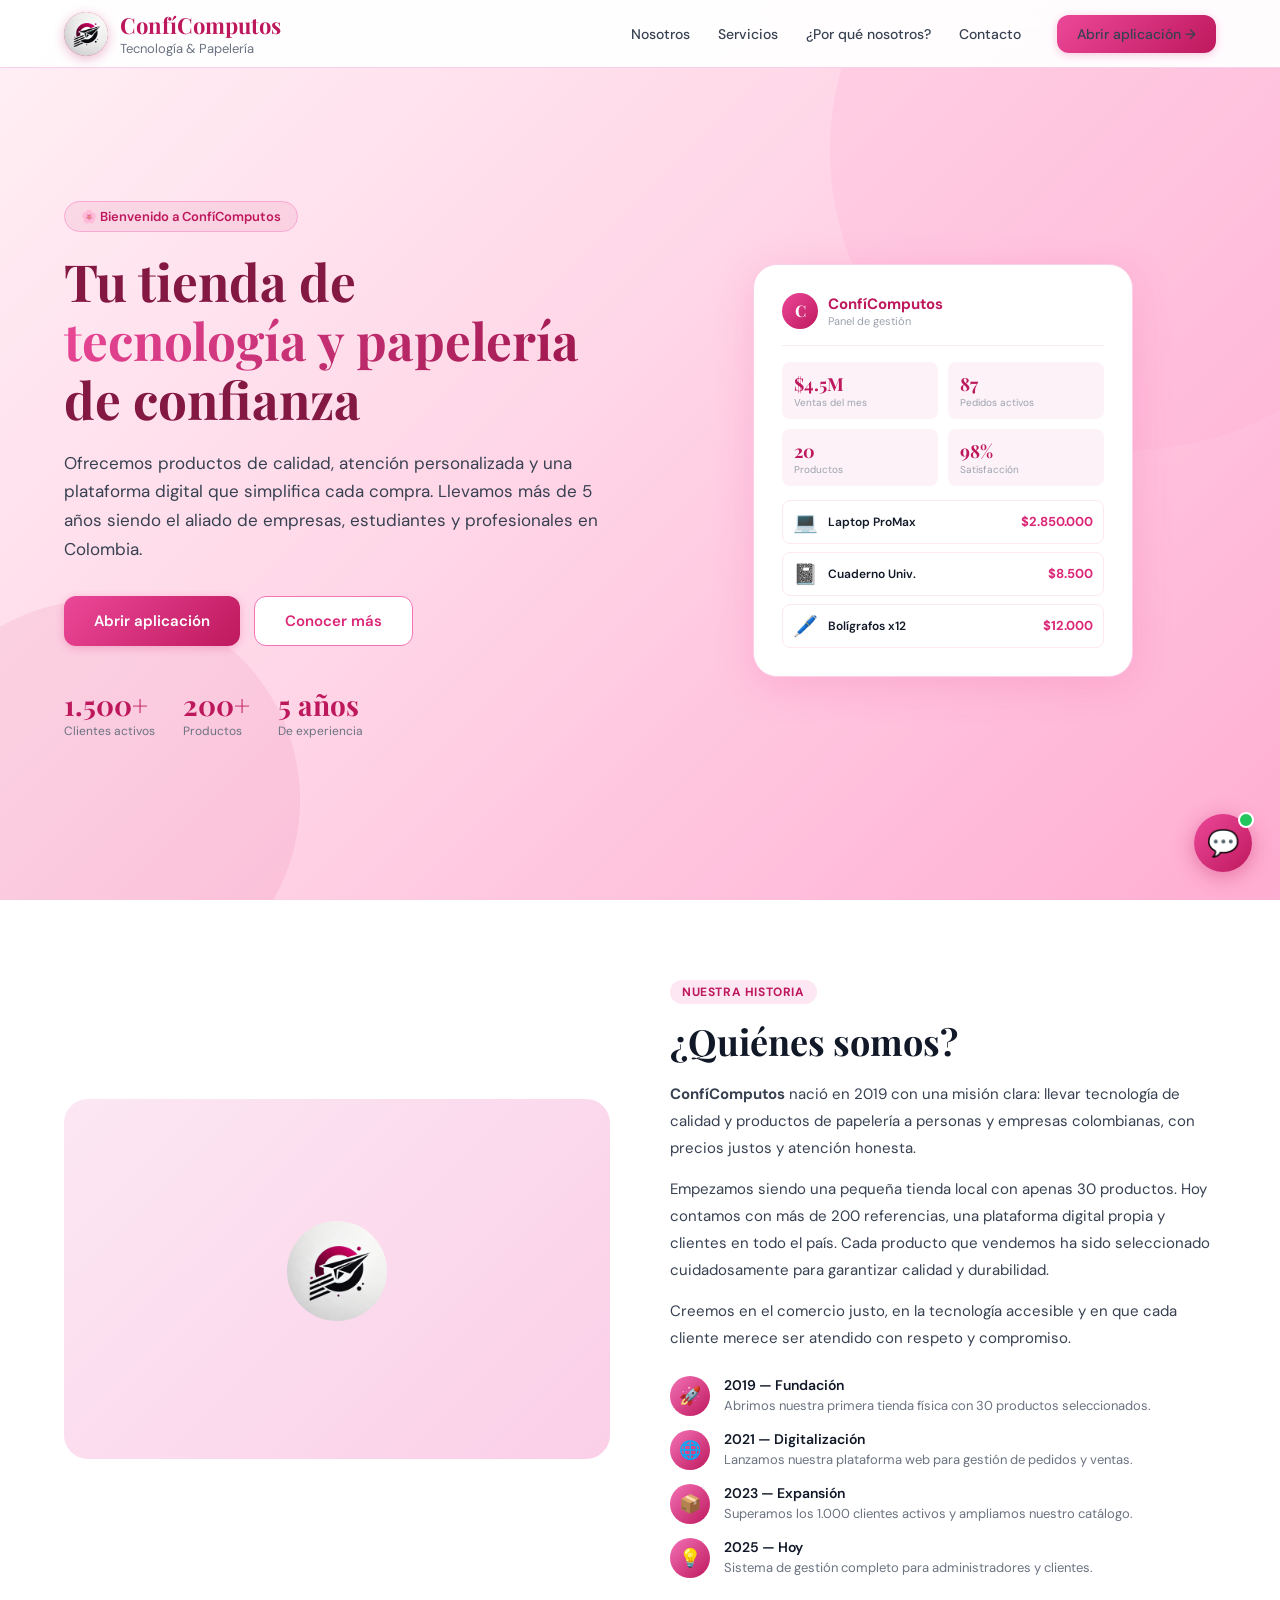
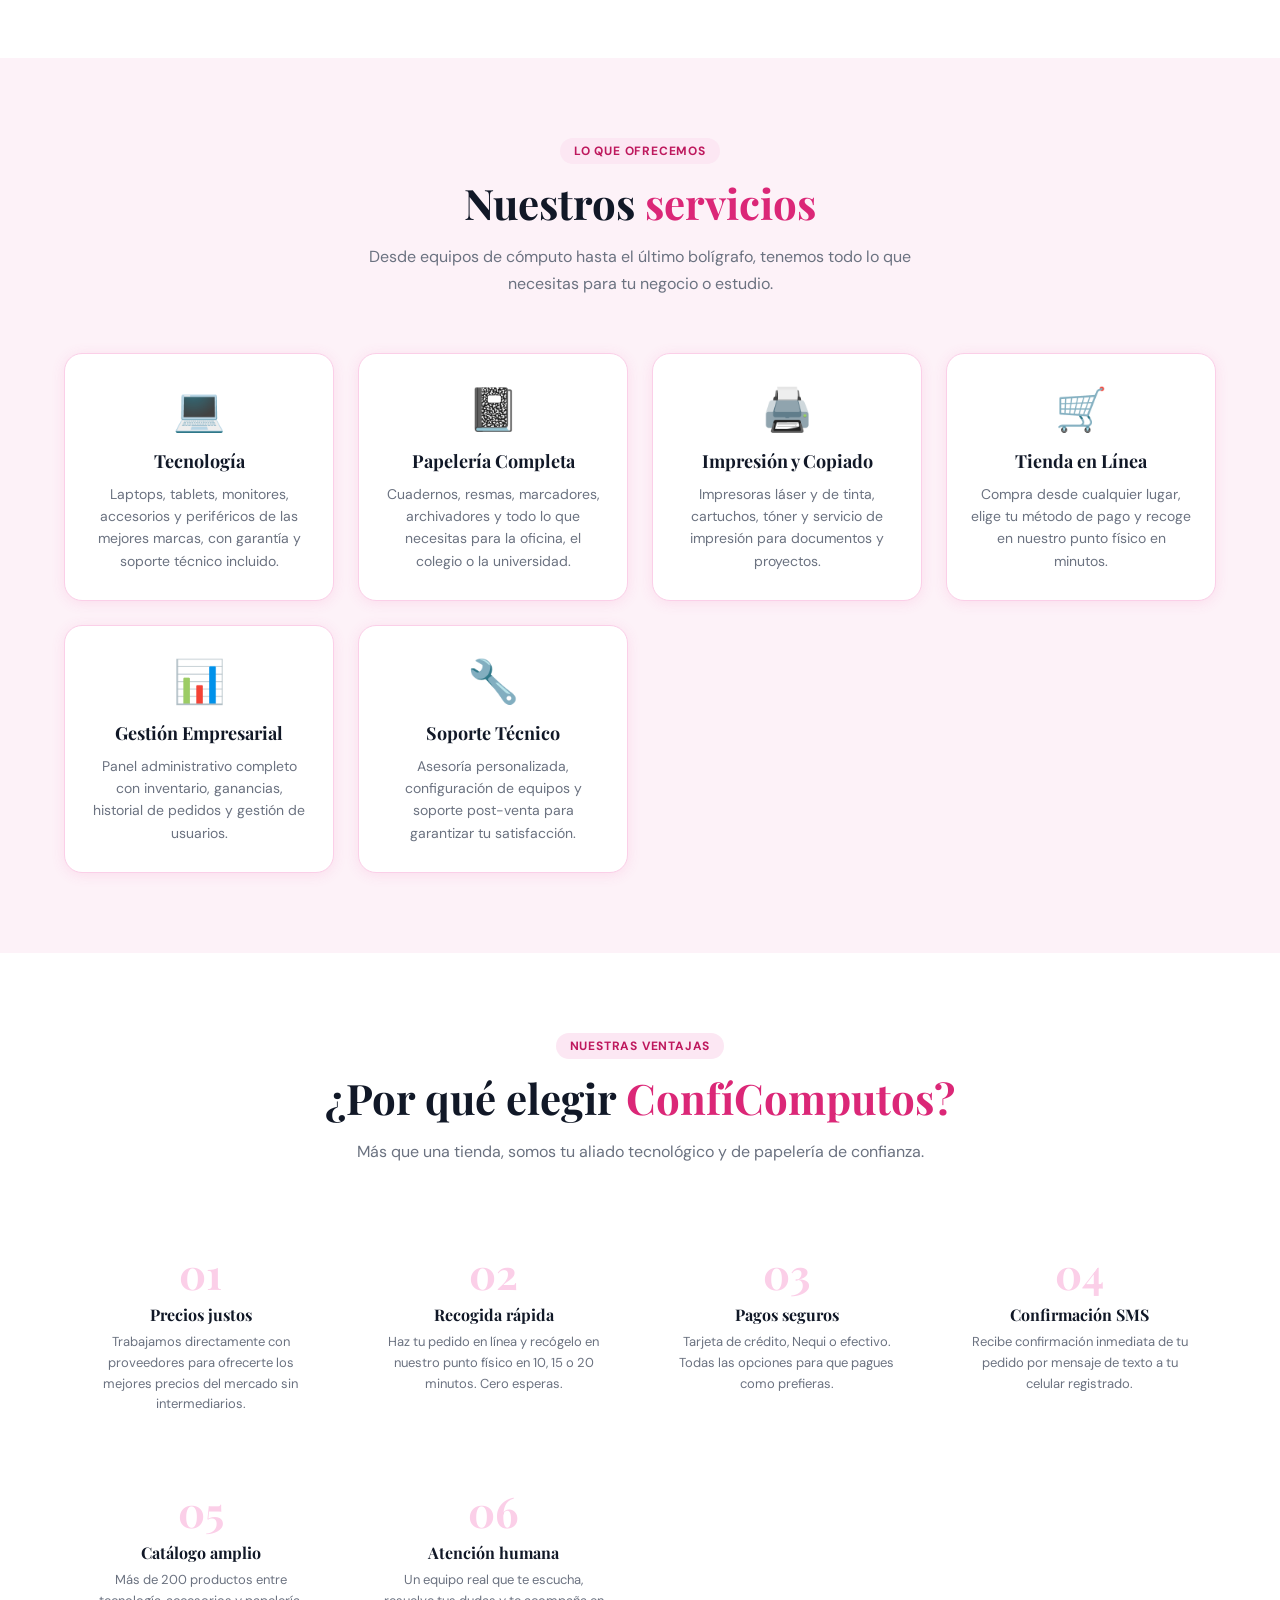
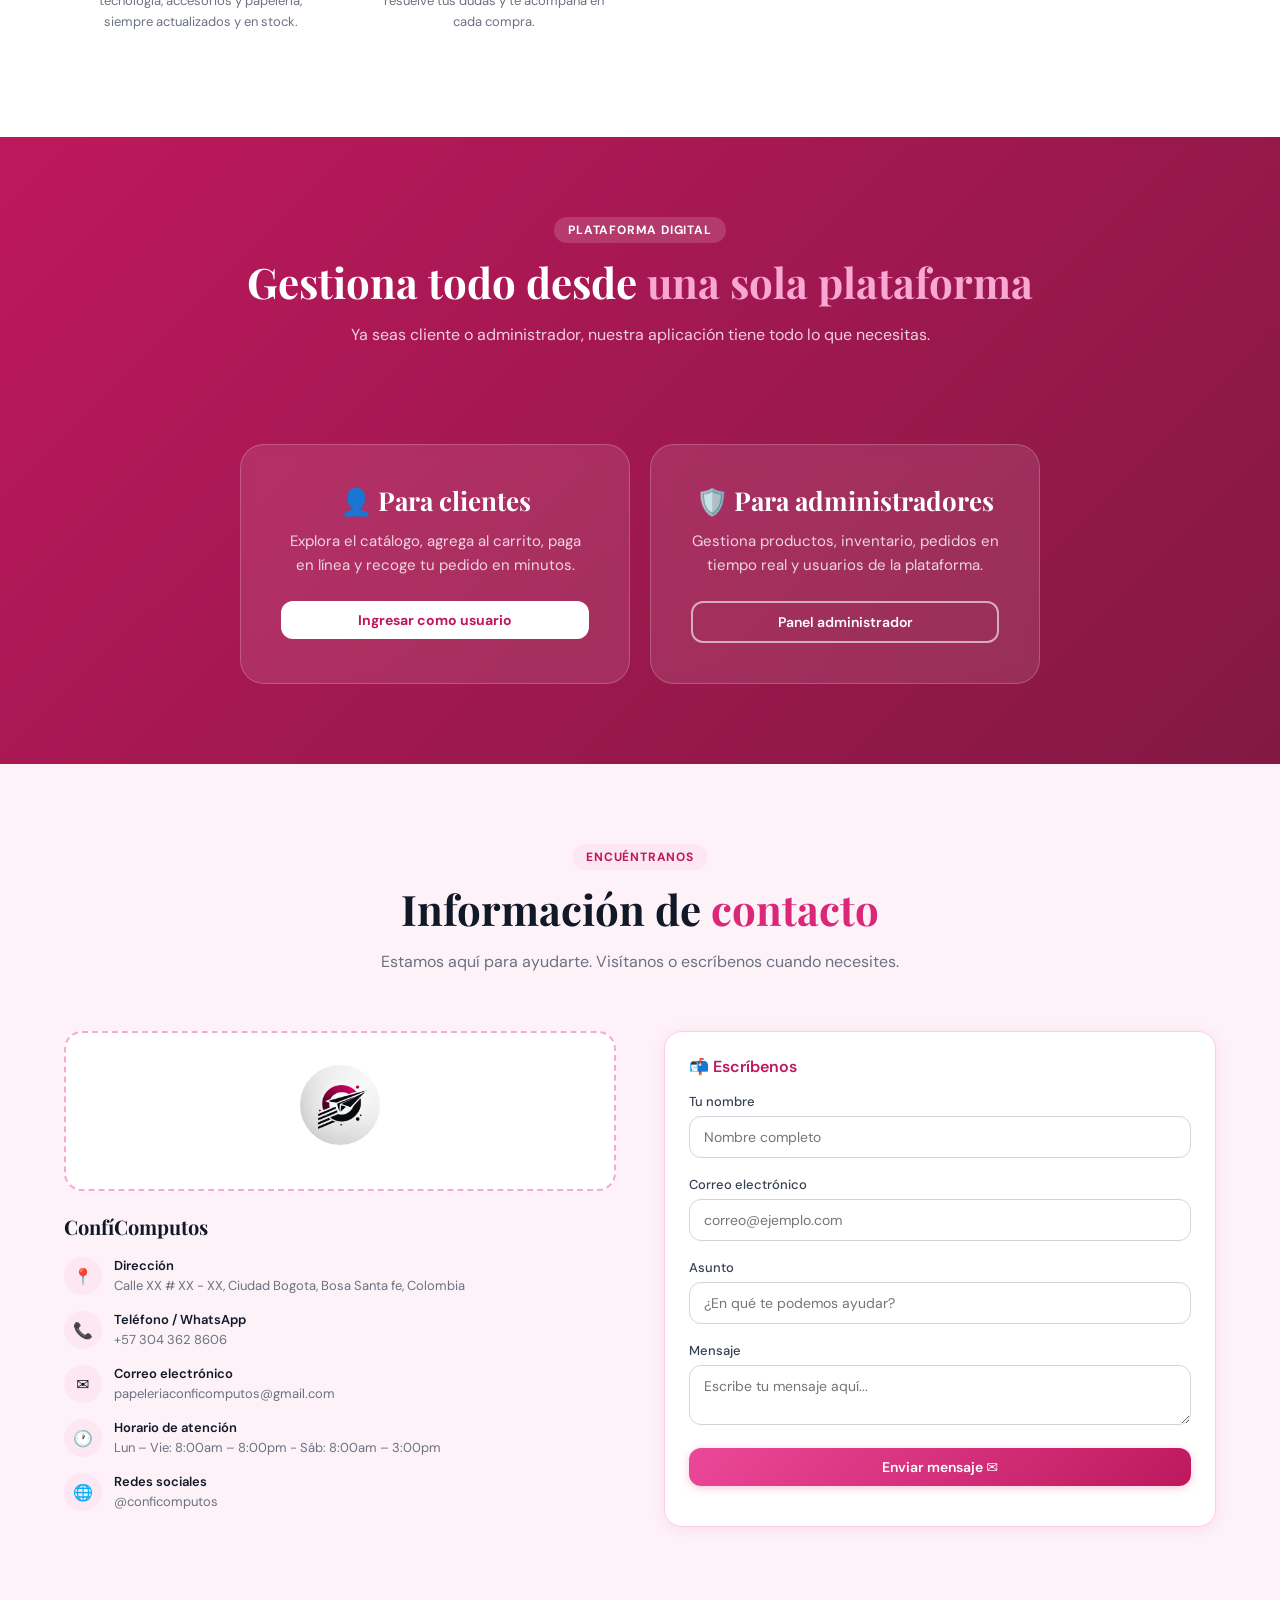
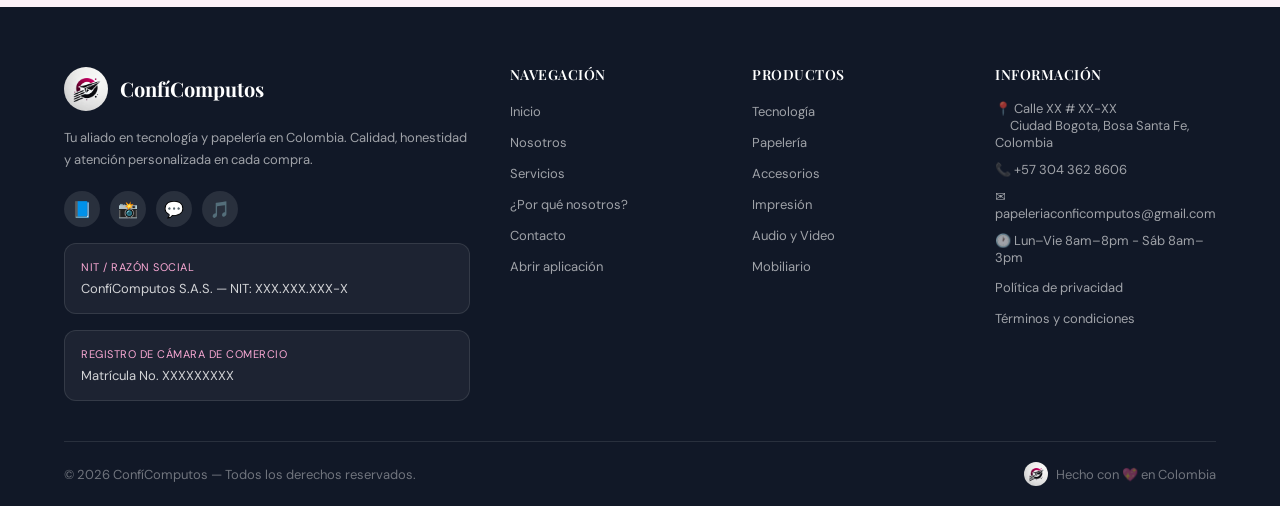
<file: index.html>
<!DOCTYPE html>
<html lang="es">
<head>
  <meta charset="UTF-8">
  <meta name="viewport" content="width=device-width, initial-scale=1.0">
  <title>ConfíComputos — Tecnología y Papelería para tu negocio</title>
  <meta name="description" content="ConfíComputos: tu aliado en tecnología, papelería y soluciones empresariales en Colombia.">
  <link rel="stylesheet" href="css/variables.css">
  <link rel="stylesheet" href="css/landing.css">
<style>
/* ══ CHATBOT ══ */
#chat-fab{position:fixed;bottom:28px;right:28px;z-index:1050;width:58px;height:58px;border-radius:50%;background:linear-gradient(135deg,#ec4899,#be185d);border:none;box-shadow:0 4px 20px rgba(190,24,93,.4);display:flex;align-items:center;justify-content:center;font-size:26px;cursor:pointer;transition:transform .2s}
#chat-fab:hover{transform:scale(1.1)}
.chat-notif{position:absolute;top:-2px;right:-2px;width:16px;height:16px;background:#22c55e;border-radius:50%;border:2px solid #fff;animation:pulse-dot 2s ease infinite}
@keyframes pulse-dot{0%,100%{transform:scale(1)}50%{transform:scale(1.3)}}
#chat-window{position:fixed;bottom:100px;right:28px;z-index:1049;width:340px;max-width:calc(100vw - 40px);background:#fff;border-radius:20px;box-shadow:0 8px 40px rgba(0,0,0,.18);display:none;flex-direction:column;overflow:hidden;border:1.5px solid #fbcfe8;animation:popIn .25s ease}
#chat-window.open{display:flex}
.chat-header{background:linear-gradient(135deg,#db2777,#9d174d);padding:14px 18px;display:flex;align-items:center;gap:10px}
.ch-avatar{width:40px;height:40px;border-radius:50%;background:rgba(255,255,255,.2);display:flex;align-items:center;justify-content:center;font-size:20px;flex-shrink:0}
.ch-name{font-weight:700;font-size:14px;color:#fff}.ch-status{font-size:11px;color:rgba(255,255,255,.75)}
.ch-close{margin-left:auto;background:none;border:none;color:#fff;font-size:20px;cursor:pointer;opacity:.75;padding:2px 6px}.ch-close:hover{opacity:1}
.chat-body{flex:1;overflow-y:auto;padding:14px;max-height:320px;background:#fafafa;display:flex;flex-direction:column;gap:10px}
.chat-msg{max-width:82%;padding:10px 14px;border-radius:16px;font-size:13px;line-height:1.55}
.chat-msg.bot{background:#fff;border:1px solid #fbcfe8;color:#111827;border-bottom-left-radius:4px;align-self:flex-start}
.chat-msg.user{background:linear-gradient(135deg,#ec4899,#be185d);color:#fff;border-bottom-right-radius:4px;align-self:flex-end}
.chat-msg .msg-time{font-size:10px;opacity:.6;margin-top:4px;text-align:right}
.chat-typing{display:flex;gap:4px;align-items:center;padding:10px 14px;background:#fff;border:1px solid #fbcfe8;border-radius:16px;border-bottom-left-radius:4px;align-self:flex-start;width:fit-content}
.chat-typing span{width:7px;height:7px;background:#f472b6;border-radius:50%;animation:blink 1.2s ease infinite}
.chat-typing span:nth-child(2){animation-delay:.2s}.chat-typing span:nth-child(3){animation-delay:.4s}
@keyframes blink{0%,100%{opacity:.3;transform:scale(.8)}50%{opacity:1;transform:scale(1)}}
.chat-footer{padding:10px;border-top:1px solid #fbcfe8;display:flex;gap:8px}
.chat-footer input{flex:1;border:1.5px solid #f9a8d4;border-radius:20px;padding:8px 14px;font-size:13px;outline:none;font-family:inherit;transition:border-color .2s}
.chat-footer input:focus{border-color:#ec4899}
.chat-footer button{width:36px;height:36px;border-radius:50%;background:linear-gradient(135deg,#ec4899,#be185d);border:none;color:#fff;font-size:16px;display:flex;align-items:center;justify-content:center;flex-shrink:0;cursor:pointer;transition:transform .15s}.chat-footer button:hover{transform:scale(1.1)}
.chat-options{display:flex;flex-wrap:wrap;gap:6px;margin-top:6px}
.chat-opt-btn{background:#fff0f5;border:1px solid #f9a8d4;border-radius:20px;padding:5px 12px;font-size:12px;color:#be185d;cursor:pointer;font-family:inherit;transition:background .15s}.chat-opt-btn:hover{background:#fce7f3}
@media(max-width:480px){#chat-window{width:calc(100vw - 32px);right:16px;bottom:80px}#chat-fab{right:16px;bottom:16px}}
</style>
</head>
<body>

<!-- ════════════════════════════════════════════════
     NAVBAR
════════════════════════════════════════════════ -->
<nav class="navbar" id="navbar">
  <div class="nav-brand">
    <div class="nav-logo-wrap">
      <img src="img/logo.jpeg" alt="ConfíComputos" class="nav-logo">
    </div>
    <div class="nav-brand-name">
      ConfíComputos
      <span>Tecnología &amp; Papelería</span>
    </div>
  </div>
  <div class="nav-spacer"></div>
  <div class="nav-links">
    <a href="#nosotros">Nosotros</a>
    <a href="#servicios">Servicios</a>
    <a href="#porque">¿Por qué nosotros?</a>
    <a href="#contacto">Contacto</a>
    <a href="app.html" class="btn btn-rosa nav-cta">Abrir aplicación →</a>
  </div>
  <button class="hamburger" id="hamburger" aria-label="Menú">
    <span></span><span></span><span></span>
  </button>
</nav>

<!-- Menú móvil -->
<div class="mobile-menu" id="mobile-menu">
  <a href="#nosotros">Nosotros</a>
  <a href="#servicios">Servicios</a>
  <a href="#porque">¿Por qué nosotros?</a>
  <a href="#contacto">Contacto</a>
  <a href="app.html" class="btn btn-rosa" style="margin-top:12px;justify-content:center">Abrir aplicación →</a>
</div>


<!-- ════════════════════════════════════════════════
     HERO
════════════════════════════════════════════════ -->
<section class="hero" id="inicio">
  <div class="hero-content">
    <div class="hero-text">
      <div class="hero-eyebrow">🌸 Bienvenido a ConfíComputos</div>
      <h1 class="hero-title">
        Tu tienda de<br>
        <span>tecnología y papelería</span><br>
        de confianza
      </h1>
      <p class="hero-desc">
        Ofrecemos productos de calidad, atención personalizada y una plataforma digital que simplifica cada compra. Llevamos más de 5 años siendo el aliado de empresas, estudiantes y profesionales en Colombia.
      </p>
      <div class="hero-actions">
        <a href="app.html" class="btn btn-rosa btn-lg">Abrir aplicación</a>
        <a href="#nosotros" class="btn btn-outline btn-lg">Conocer más</a>
      </div>
      <div class="hero-stats">
        <div class="hero-stat">
          <div class="num" data-target="1500" data-suffix="+">0+</div>
          <div class="lbl">Clientes activos</div>
        </div>
        <div class="hero-stat">
          <div class="num" data-target="200" data-suffix="+">0+</div>
          <div class="lbl">Productos</div>
        </div>
        <div class="hero-stat">
          <div class="num" data-target="5" data-suffix=" años">0 años</div>
          <div class="lbl">De experiencia</div>
        </div>
      </div>
    </div>

    <div class="hero-visual">
      <div class="hero-mockup">
        <div class="hm-header">
          <div class="hm-logo">C</div>
          <div><div class="hm-title">ConfíComputos</div><div class="hm-sub">Panel de gestión</div></div>
        </div>
        <div class="hm-stats">
          <div class="hm-stat"><div class="v">$4.5M</div><div class="l">Ventas del mes</div></div>
          <div class="hm-stat"><div class="v">87</div><div class="l">Pedidos activos</div></div>
          <div class="hm-stat"><div class="v">20</div><div class="l">Productos</div></div>
          <div class="hm-stat"><div class="v">98%</div><div class="l">Satisfacción</div></div>
        </div>
        <div class="hm-products">
          <div class="hm-prod"><span class="e">💻</span><span class="n">Laptop ProMax</span><span class="p">$2.850.000</span></div>
          <div class="hm-prod"><span class="e">📓</span><span class="n">Cuaderno Univ.</span><span class="p">$8.500</span></div>
          <div class="hm-prod"><span class="e">🖊️</span><span class="n">Bolígrafos x12</span><span class="p">$12.000</span></div>
        </div>
      </div>
    </div>
  </div>
</section>


<!-- ════════════════════════════════════════════════
     NOSOTROS
════════════════════════════════════════════════ -->
<section id="nosotros">
  <div class="section-wrap">
    <div class="nosotros-grid">
      <div class="nosotros-img">
        <div class="nosotros-img-placeholder">
          <!-- LOGO GRANDE: reemplaza con <img src="assets/img/logo.png"> -->
          <div class="logo-grande">
            <img src="img/logo.jpeg" alt="ConfíComputos" class="nav-logo">
          </div>
          
        </div>
      </div>
      <div class="nosotros-content">
        <div class="tag">Nuestra historia</div>
        <h2>¿Quiénes somos?</h2>
        <p>
          <strong>ConfíComputos</strong> nació en 2019 con una misión clara: llevar tecnología de calidad y productos de papelería a personas y empresas colombianas, con precios justos y atención honesta.
        </p>
        <p>
          Empezamos siendo una pequeña tienda local con apenas 30 productos. Hoy contamos con más de 200 referencias, una plataforma digital propia y clientes en todo el país. Cada producto que vendemos ha sido seleccionado cuidadosamente para garantizar calidad y durabilidad.
        </p>
        <p>
          Creemos en el comercio justo, en la tecnología accesible y en que cada cliente merece ser atendido con respeto y compromiso.
        </p>
        <div class="hitos">
          <div class="hito">
            <div class="hito-icon">🚀</div>
            <div class="hito-text">
              <strong>2019 — Fundación</strong>
              <span>Abrimos nuestra primera tienda física con 30 productos seleccionados.</span>
            </div>
          </div>
          <div class="hito">
            <div class="hito-icon">🌐</div>
            <div class="hito-text">
              <strong>2021 — Digitalización</strong>
              <span>Lanzamos nuestra plataforma web para gestión de pedidos y ventas.</span>
            </div>
          </div>
          <div class="hito">
            <div class="hito-icon">📦</div>
            <div class="hito-text">
              <strong>2023 — Expansión</strong>
              <span>Superamos los 1.000 clientes activos y ampliamos nuestro catálogo.</span>
            </div>
          </div>
          <div class="hito">
            <div class="hito-icon">💡</div>
            <div class="hito-text">
              <strong>2025 — Hoy</strong>
              <span>Sistema de gestión completo para administradores y clientes.</span>
            </div>
          </div>
        </div>
      </div>
    </div>
  </div>
</section>


<!-- ════════════════════════════════════════════════
     SERVICIOS
════════════════════════════════════════════════ -->
<section id="servicios">
  <div class="section-wrap">
    <div class="section-header">
      <div class="section-tag">Lo que ofrecemos</div>
      <h2 class="section-title">Nuestros <span>servicios</span></h2>
      <p class="section-desc">Desde equipos de cómputo hasta el último bolígrafo, tenemos todo lo que necesitas para tu negocio o estudio.</p>
    </div>
    <div class="servicios-grid">
      <div class="servicio-card">
        <div class="servicio-icon">💻</div>
        <h3>Tecnología</h3>
        <p>Laptops, tablets, monitores, accesorios y periféricos de las mejores marcas, con garantía y soporte técnico incluido.</p>
      </div>
      <div class="servicio-card">
        <div class="servicio-icon">📓</div>
        <h3>Papelería Completa</h3>
        <p>Cuadernos, resmas, marcadores, archivadores y todo lo que necesitas para la oficina, el colegio o la universidad.</p>
      </div>
      <div class="servicio-card">
        <div class="servicio-icon">🖨️</div>
        <h3>Impresión y Copiado</h3>
        <p>Impresoras láser y de tinta, cartuchos, tóner y servicio de impresión para documentos y proyectos.</p>
      </div>
      <div class="servicio-card">
        <div class="servicio-icon">🛒</div>
        <h3>Tienda en Línea</h3>
        <p>Compra desde cualquier lugar, elige tu método de pago y recoge en nuestro punto físico en minutos.</p>
      </div>
      <div class="servicio-card">
        <div class="servicio-icon">📊</div>
        <h3>Gestión Empresarial</h3>
        <p>Panel administrativo completo con inventario, ganancias, historial de pedidos y gestión de usuarios.</p>
      </div>
      <div class="servicio-card">
        <div class="servicio-icon">🔧</div>
        <h3>Soporte Técnico</h3>
        <p>Asesoría personalizada, configuración de equipos y soporte post-venta para garantizar tu satisfacción.</p>
      </div>
    </div>
  </div>
</section>


<!-- ════════════════════════════════════════════════
     POR QUÉ NOSOTROS
════════════════════════════════════════════════ -->
<section id="porque">
  <div class="section-wrap">
    <div class="section-header">
      <div class="section-tag">Nuestras ventajas</div>
      <h2 class="section-title">¿Por qué elegir <span>ConfíComputos?</span></h2>
      <p class="section-desc">Más que una tienda, somos tu aliado tecnológico y de papelería de confianza.</p>
    </div>
    <div class="porque-grid">
      <div class="porque-item">
        <div class="porque-num">01</div>
        <h4>Precios justos</h4>
        <p>Trabajamos directamente con proveedores para ofrecerte los mejores precios del mercado sin intermediarios.</p>
      </div>
      <div class="porque-item">
        <div class="porque-num">02</div>
        <h4>Recogida rápida</h4>
        <p>Haz tu pedido en línea y recógelo en nuestro punto físico en 10, 15 o 20 minutos. Cero esperas.</p>
      </div>
      <div class="porque-item">
        <div class="porque-num">03</div>
        <h4>Pagos seguros</h4>
        <p>Tarjeta de crédito, Nequi o efectivo. Todas las opciones para que pagues como prefieras.</p>
      </div>
      <div class="porque-item">
        <div class="porque-num">04</div>
        <h4>Confirmación SMS</h4>
        <p>Recibe confirmación inmediata de tu pedido por mensaje de texto a tu celular registrado.</p>
      </div>
      <div class="porque-item">
        <div class="porque-num">05</div>
        <h4>Catálogo amplio</h4>
        <p>Más de 200 productos entre tecnología, accesorios y papelería, siempre actualizados y en stock.</p>
      </div>
      <div class="porque-item">
        <div class="porque-num">06</div>
        <h4>Atención humana</h4>
        <p>Un equipo real que te escucha, resuelve tus dudas y te acompaña en cada compra.</p>
      </div>
    </div>
  </div>
</section>


<!-- ════════════════════════════════════════════════
     APP CTA
════════════════════════════════════════════════ -->
<section id="app-cta">
  <div class="section-wrap">
    <div class="section-header">
      <div class="section-tag" style="background:rgba(255,255,255,.15);color:#fff">Plataforma digital</div>
      <h2 class="section-title">Gestiona todo desde <span style="color:var(--rosa-300)">una sola plataforma</span></h2>
      <p class="section-desc">Ya seas cliente o administrador, nuestra aplicación tiene todo lo que necesitas.</p>
    </div>
    <div style="display:grid;grid-template-columns:1fr 1fr;gap:20px;max-width:800px;margin:0 auto">
      <div class="cta-card">
        <h3>👤 Para clientes</h3>
        <p>Explora el catálogo, agrega al carrito, paga en línea y recoge tu pedido en minutos.</p>
        <a href="app.html" class="btn btn-white btn-full">Ingresar como usuario</a>
      </div>
      <div class="cta-card">
        <h3>🛡️ Para administradores</h3>
        <p>Gestiona productos, inventario, pedidos en tiempo real y usuarios de la plataforma.</p>
        <a href="app.html" class="btn btn-white-outline btn-full">Panel administrador</a>
      </div>
    </div>
  </div>
</section>


<!-- ════════════════════════════════════════════════
     CONTACTO
════════════════════════════════════════════════ -->
<section id="contacto">
  <div class="section-wrap">
    <div class="section-header">
      <div class="section-tag">Encuéntranos</div>
      <h2 class="section-title">Información de <span>contacto</span></h2>
      <p class="section-desc">Estamos aquí para ayudarte. Visítanos o escríbenos cuando necesites.</p>
    </div>
    <div class="contacto-grid">
      <div>
        <div class="contacto-logo-wrap">
          
          <div class="logo-placeholder"><img src="img/logo.jpeg" alt="ConfíComputos" class="nav-logo"></div>
          
        </div>
        <h3 class="contacto-info" style="font-size:20px;color:var(--gris-900);margin-bottom:18px">ConfíComputos</h3>
        <!-- ═══ INFORMACIÓN DE CONTACTO — Completa estos datos ═══ -->
        <div class="contacto-item">
          <div class="c-icon">📍</div>
          <div class="c-item-text">
            <strong>Dirección</strong>
            <span>Calle XX # XX - XX, Ciudad Bogota, Bosa Santa fe, Colombia</span>
          </div>
        </div>
        <div class="contacto-item">
          <div class="c-icon">📞</div>
          <div class="c-item-text">
            <strong>Teléfono / WhatsApp</strong>
            <span>+57 304 362 8606</span>
          </div>
        </div>
        <div class="contacto-item">
          <div class="c-icon">✉️</div>
          <div class="c-item-text">
            <strong>Correo electrónico</strong>
            <span>papeleriaconficomputos@gmail.com</span>
          </div>
        </div>
        <div class="contacto-item">
          <div class="c-icon">🕐</div>
          <div class="c-item-text">
            <strong>Horario de atención</strong>
            <span>Lun – Vie: 8:00am – 8:00pm - Sáb: 8:00am – 3:00pm</span>
          </div>
        </div>
        <div class="contacto-item">
          <div class="c-icon">🌐</div>
          <div class="c-item-text">
            <strong>Redes sociales</strong>
            <span>@conficomputos</span>
          </div>
        </div>
      </div>
      <div>
        <div class="card" style="height:100%">
          <div class="card-title">📬 Escríbenos</div>
          <div class="form-group"><label>Tu nombre</label><input type="text" placeholder="Nombre completo"></div>
          <div class="form-group"><label>Correo electrónico</label><input type="email" placeholder="correo@ejemplo.com"></div>
          <div class="form-group"><label>Asunto</label><input type="text" placeholder="¿En qué te podemos ayudar?"></div>
          <div class="form-group"><label>Mensaje</label><textarea placeholder="Escribe tu mensaje aquí..."></textarea></div>
          <button class="btn btn-rosa btn-full">Enviar mensaje ✉️</button>
        </div>
      </div>
    </div>
  </div>
</section>


<!-- ════════════════════════════════════════════════
     FOOTER
════════════════════════════════════════════════ -->
<footer>
  <div class="footer-grid">
    <!-- Marca -->
    <div class="footer-brand">
      <div class="fb-logo">
        <div class="footer-logo-circle">
          <!-- LOGO FOOTER: reemplaza con <img src="assets/img/logo.png" alt="ConfíComputos"> -->
          <img src="img/logo.jpeg" alt="ConfíComputos" class="footer-logo">
        </div>
        <h3>ConfíComputos</h3>
      </div>
      <p>Tu aliado en tecnología y papelería en Colombia. Calidad, honestidad y atención personalizada en cada compra.</p>
      <div class="footer-social">
        <a href="#" class="social-btn" title="Facebook">📘</a>
        <a href="#" class="social-btn" title="Instagram">📸</a>
        <a href="#" class="social-btn" title="WhatsApp">💬</a>
        <a href="#" class="social-btn" title="TikTok">🎵</a>
      </div>
      <!-- Información legal / fiscal -->
      <div class="footer-info-block" style="margin-top:16px">
        <div class="fi-label">NIT / Razón social</div>
        <div class="fi-val">ConfíComputos S.A.S. — NIT: XXX.XXX.XXX-X</div>
      </div>
      <div class="footer-info-block">
        <div class="fi-label">Registro de Cámara de Comercio</div>
        <div class="fi-val">Matrícula No. XXXXXXXXX</div>
      </div>
    </div>

    <!-- Navegación -->
    <div class="footer-col">
      <h4>Navegación</h4>
      <ul>
        <li><a href="#inicio">Inicio</a></li>
        <li><a href="#nosotros">Nosotros</a></li>
        <li><a href="#servicios">Servicios</a></li>
        <li><a href="#porque">¿Por qué nosotros?</a></li>
        <li><a href="#contacto">Contacto</a></li>
        <li><a href="app.html">Abrir aplicación</a></li>
      </ul>
    </div>

    <!-- Productos -->
    <div class="footer-col">
      <h4>Productos</h4>
      <ul>
        <li><a href="app.html">Tecnología</a></li>
        <li><a href="app.html">Papelería</a></li>
        <li><a href="app.html">Accesorios</a></li>
        <li><a href="app.html">Impresión</a></li>
        <li><a href="app.html">Audio y Video</a></li>
        <li><a href="app.html">Mobiliario</a></li>
      </ul>
    </div>

    <!-- Información -->
    <div class="footer-col">
      <h4>Información</h4>
      <ul>
        <li><span>📍 Calle XX # XX-XX<br>&nbsp;&nbsp;&nbsp;&nbsp;&nbsp;Ciudad Bogota, Bosa Santa Fe, Colombia</span></li>
        <li><span>📞 +57 304 362 8606</span></li>
        <li><span>✉️ papeleriaconficomputos@gmail.com</span></li>
        <li><span>🕐 Lun–Vie 8am–8pm - Sáb 8am–3pm</span></li>
        <li><a href="#">Política de privacidad</a></li>
        <li><a href="#">Términos y condiciones</a></li>
      </ul>
    </div>
  </div>

  <div class="footer-bottom">
    <p>© <span id="current-year">2026</span> ConfíComputos — Todos los derechos reservados.</p>
    <div class="fb-logo-mini">
      <div class="footer-logo-mini"> <img src="img/logo.jpeg" alt="ConfíComputos" class="footer-logo"></div>
      Hecho con 💖 en Colombia
    </div>
  </div>
</footer>

<!-- Toast container -->
<div id="toast-container"></div>

<script src="js/landing.js"></script>

<!-- ══ CHATBOT CONFIBOT ══ -->
<button id="chat-fab" title="Chatea con ConfíBot">
  💬
  <div class="chat-notif"></div>
</button>
<div id="chat-window">
  <div class="chat-header">
    <div class="ch-avatar">🤖</div>
    <div>
      <div class="ch-name">ConfíBot</div>
      <div class="ch-status">● En línea · Responde al instante</div>
    </div>
    <button class="ch-close" id="chat-close" title="Cerrar">✕</button>
  </div>
  <div class="chat-body" id="chat-body"></div>
  <div class="chat-footer">
    <input id="chat-input" placeholder="Escribe tu pregunta..." autocomplete="off">
    <button id="chat-send" title="Enviar">➤</button>
  </div>
</div>

<script>
/* ══ CONFIBOT ══ */
(function(){
  const RESP = {
    saludo:    ['¡Hola! 👋 Soy **ConfíBot**, el asistente de ConfíComputos. ¿En qué te puedo ayudar hoy?','¡Bienvenido/a! 🌸 Estoy aquí para resolver tus dudas.'],
    productos: ['Tenemos más de 20 productos en tecnología 💻 y papelería 📓. ¡Explora el catálogo en nuestra aplicación!','Manejamos laptops, tablets, accesorios, cuadernos, bolígrafos y más. ¿Te interesa alguna categoría?'],
    precios:   ['Nuestros precios son muy competitivos 💰. Cuadernos desde $8.500, Laptops desde $2.850.000. ¡Visita el catálogo para ver todos!'],
    pedido:    ['¡Hacer un pedido es fácil! 🛒 1) Entra a la app, 2) Agrega al carrito, 3) Elige método de pago, 4) Elige el tiempo de recogida. ¡Listo!'],
    pago:      ['Aceptamos 💳 Tarjeta de crédito, 📱 Nequi y 💵 Efectivo. Elige el que prefieras al finalizar tu compra.'],
    horario:   ['Atendemos Lunes a Sábado de 8:00 AM a 6:00 PM 🕐. ¡Te esperamos!'],
    ubicacion: ['Estamos en nuestra tienda física 📍. Haz tu pedido en línea y recógelo en 10 a 20 minutos. ¡Sin esperas!'],
    soporte:   ['Para soporte técnico 🔧 escríbenos por WhatsApp, llámanos o envía un correo. ¡Estamos listos para ayudarte!'],
    registro:  ['¡Crear tu cuenta es gratis! 🎉 Haz clic en "Abrir aplicación" y luego en "Crear perfil". Solo necesitas nombre, correo y contraseña.'],
    gracias:   ['¡Con gusto! 🌸 Si tienes más preguntas, aquí estaré.','¡Fue un placer ayudarte! 💖 Recuerda que en ConfíComputos siempre tenemos algo para ti.'],
    default:   ['Entiendo tu consulta 😊. Para una respuesta más detallada, puedes escribirnos directamente o visitar la sección de contacto.','Mmm, no estoy seguro/a de esa. Te recomiendo contactarnos por WhatsApp. 🌸']
  };
  const OPTS = [
    {l:'📦 Productos disponibles',k:'productos'},{l:'💰 Precios',k:'precios'},
    {l:'🛒 Cómo hacer un pedido',k:'pedido'},{l:'💳 Métodos de pago',k:'pago'},
    {l:'🕐 Horario',k:'horario'},{l:'📍 Dónde estamos',k:'ubicacion'},
  ];

  function detectar(msg){
    const m=msg.toLowerCase();
    if(/hola|buenos|buenas|hey|saludos/.test(m))return 'saludo';
    if(/producto|catalogo|catálogo|venden|tienen/.test(m))return 'productos';
    if(/precio|costo|valor|cuánto|cuanto/.test(m))return 'precios';
    if(/pedido|compra|carrito|pedir|orden/.test(m))return 'pedido';
    if(/pago|pagar|tarjeta|nequi|efectivo/.test(m))return 'pago';
    if(/horario|hora|abierto|atencion|atención/.test(m))return 'horario';
    if(/ubicacion|ubicación|dirección|donde|local/.test(m))return 'ubicacion';
    if(/soporte|técnico|tecnico|ayuda|problema/.test(m))return 'soporte';
    if(/registro|cuenta|registr|crear/.test(m))return 'registro';
    if(/gracias|perfecto|listo|genial|excelente/.test(m))return 'gracias';
    return 'default';
  }

  function getRespuesta(k){
    const arr=RESP[k]||RESP.default;
    return arr[Math.floor(Math.random()*arr.length)];
  }

  let msgId=0;
  function addMsg(texto,tipo,showOpts){
    const body=document.getElementById('chat-body');
    if(!body)return;
    const now=new Date().toLocaleTimeString('es-CO',{hour:'2-digit',minute:'2-digit'});
    const el=document.createElement('div');
    el.className='chat-msg '+tipo;
    el.innerHTML=texto.replace(/\*\*(.*?)\*\*/g,'<strong>$1</strong>') + '<div class="msg-time">'+now+'</div>';
    body.appendChild(el);
    if(showOpts&&tipo==='bot'){
      const wrap=document.createElement('div');
      wrap.className='chat-options';
      OPTS.forEach(op=>{
        const btn=document.createElement('button');
        btn.className='chat-opt-btn';
        btn.textContent=op.l;
        btn.onclick=()=>{wrap.remove();enviar(op.l,op.k);};
        wrap.appendChild(btn);
      });
      body.appendChild(wrap);
    }
    body.scrollTop=body.scrollHeight;
  }

  function mostrarTyping(){
    const body=document.getElementById('chat-body');
    if(!body)return;
    const el=document.createElement('div');
    el.id='typing-ind';el.className='chat-typing';
    el.innerHTML='<span></span><span></span><span></span>';
    body.appendChild(el);body.scrollTop=body.scrollHeight;
  }
  function ocultarTyping(){document.getElementById('typing-ind')?.remove();}

  function enviar(texto,forzarKey){
    if(!texto.trim())return;
    addMsg(texto,'user');
    const inp=document.getElementById('chat-input');
    if(inp)inp.value='';
    mostrarTyping();
    setTimeout(()=>{
      ocultarTyping();
      const k=forzarKey||detectar(texto);
      addMsg(getRespuesta(k),'bot',false);
    },700+Math.random()*600);
  }

  let isOpen=false;
  function toggle(){
    isOpen=!isOpen;
    const win=document.getElementById('chat-window');
    win.classList.toggle('open',isOpen);
    if(isOpen&&document.getElementById('chat-body').children.length===0){
      setTimeout(()=>addMsg('¡Hola! 👋 Soy **ConfíBot**, asistente virtual de **ConfíComputos**. ¿En qué te puedo ayudar?','bot',true),300);
    }
  }

  document.addEventListener('DOMContentLoaded',()=>{
    document.getElementById('chat-fab')?.addEventListener('click',toggle);
    document.getElementById('chat-close')?.addEventListener('click',toggle);
    document.getElementById('chat-send')?.addEventListener('click',()=>enviar(document.getElementById('chat-input')?.value||''));
    document.getElementById('chat-input')?.addEventListener('keydown',e=>{if(e.key==='Enter')enviar(e.target.value);});
  });
})();
</script>

</body>
</html>
</file>
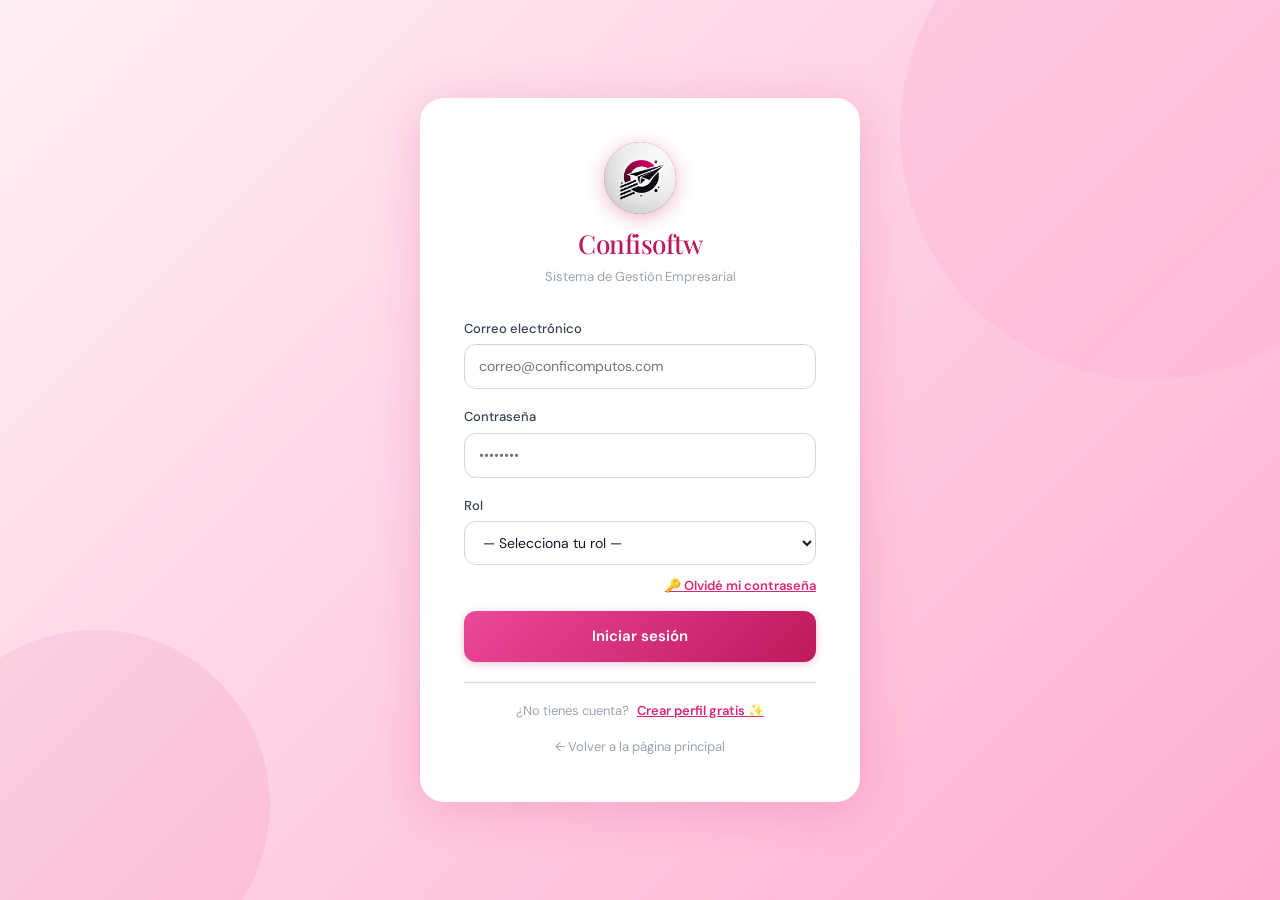
<file: app.html>
<!DOCTYPE html>
<html lang="es">
<head>
  <meta charset="UTF-8">
  <meta name="viewport" content="width=device-width, initial-scale=1.0">
  <title>ConfíComputos — Iniciar sesión</title>

  <!-- Bootstrap solo se usa por sus utilidades CSS base (esta página no usa sus componentes JS) -->
  <link rel="stylesheet" href="https://cdn.jsdelivr.net/npm/bootstrap@5.3.3/dist/css/bootstrap.min.css">
  <!-- Variables de diseño (colores, fuentes) compartidas por toda la app -->
  <link rel="stylesheet" href="css/variables.css">
  <!-- Estilos generales de la aplicación (formularios, botones, tarjetas, etc.) -->
  <link rel="stylesheet" href="css/app.css">
</head>
<body>

<!-- ════════════════════════════════════════════════
     TARJETA DE LOGIN
     Página de entrada de la aplicación: correo, contraseña y rol.
════════════════════════════════════════════════ -->
<div class="auth-page">
  <div class="auth-card">

    <!-- Logo y encabezado de la marca -->
    <div class="auth-logo">
      <div class="logo-circle">
        <img src="img/logo.jpeg" alt="ConfíComputos">
      </div>
      <h1>Confisoftw</h1>
      <p>Sistema de Gestión Empresarial</p>
    </div>

    <!-- Campo de correo electrónico -->
    <div class="form-group">
      <label>Correo electrónico</label>
      <input type="email" id="login-email" placeholder="correo@conficomputos.com" autocomplete="off">
    </div>

    <!-- Campo de contraseña -->
    <div class="form-group">
      <label>Contraseña</label>
      <input type="password" id="login-pass" placeholder="••••••••" autocomplete="off">
    </div>

    <!-- Selector de rol: debe coincidir con el rol real que tiene el usuario en la base de datos -->
    <div class="form-group">
      <label>Rol</label>
      <select id="login-rol">
    <option value="">— Selecciona tu rol —</option>
    <option value="administrador">🛡️ Administrador</option>
    <option value="usuario">👤 Usuario</option>
    <option value="cliente">🛒 Cliente</option>
</select>
    </div>

    <!-- Enlace que abre el modal de recuperación de contraseña (ver más abajo) -->
    <div style="text-align:right;margin-top:-10px;margin-bottom:14px">
      <button class="link-btn" id="btn-forgot" style="font-size:13px">🔑 Olvidé mi contraseña</button>
    </div>

    <!-- Botón de envío: dispara doLogin() en js/app.js, que llama a api/login.php -->
    <button class="btn btn-rosa btn-full btn-lg" id="btn-login">Iniciar sesión</button>
    <!-- Aquí se muestran los mensajes de error del login (correo no encontrado, contraseña incorrecta, etc.) -->
    <div class="form-error" id="login-error"></div>

    <!-- Enlace hacia el formulario de registro -->
    <div class="auth-footer">
      <span>¿No tienes cuenta?</span>
      <button class="link-btn" id="btn-ir-registro">Crear perfil gratis ✨</button>
    </div>
    <div style="text-align:center;margin-top:14px">
      <a href="index.html" style="font-size:13px;color:var(--gris-400)">← Volver a la página principal</a>
    </div>
  </div>
</div>

<!-- ════════════════════════════════════════════════
     MODAL: OLVIDÉ MI CONTRASEÑA
     Se abre/cierra agregando o quitando la clase "open" (ver auth.js / app.js)
════════════════════════════════════════════════ -->
<div class="modal-overlay" id="modal-forgot">
  <div class="modal-box" style="max-width:440px">

    <!-- PASO 1: el usuario ingresa el correo de su cuenta -->
    <div id="forgot-step-1">

    <h3 class="modal-title">🔑 Recuperar contraseña</h3>
    <p style="font-size:14px;color:var(--gris-500);margin-bottom:20px">
        Ingresa el correo con el que registraste tu cuenta.
    </p>
    <div class="form-group">
        <label>Correo electrónico</label>
        <input type="email"
               id="forgot-email"
               placeholder="correo@conficomputos.com">
    </div>
    <div class="form-error" id="forgot-error-1"></div>

    <div class="modal-footer">
        <button class="btn btn-rosa" id="btn-send-reset">
            Continuar →
        </button>
    </div>
</div>
 

    <!-- PASO 2: el usuario define su nueva contraseña (debe cumplir mayúscula + número + símbolo, validado en app.js) -->
    <div id="forgot-step-3" style="display:none">
      <h3 class="modal-title">🔒 Nueva contraseña</h3>
      <p style="font-size:14px;color:var(--gris-500);margin-bottom:20px">Elige una nueva contraseña segura.</p>
      <div class="form-group">
        <label>Nueva contraseña</label>
        <input type="password" id="new-pass" placeholder="Mínimo 6 caracteres">
      </div>
      <div class="form-group">
        <label>Confirmar contraseña</label>
        <input type="password" id="new-pass2" placeholder="Repite la contraseña">
      </div>
      <div class="form-error" id="forgot-error-3"></div>
      <div class="modal-footer">
        <button class="btn btn-outline" onclick="document.getElementById('modal-forgot').classList.remove('open')">Cancelar</button>
        <button class="btn btn-rosa" id="btn-save-pass">✅ Guardar contraseña</button>
      </div>
    </div>

  </div>
</div>

<!-- Contenedor donde se insertan dinámicamente las notificaciones tipo "toast" (UI.toast en auth.js) -->
<div id="toast-container"></div>

<!-- ════════════════════════════════════════════════
     SCRIPTS
     Orden importante: cada archivo depende del anterior.
════════════════════════════════════════════════ -->
<script src="https://cdn.jsdelivr.net/npm/bootstrap@5.3.3/dist/js/bootstrap.bundle.min.js"></script>
<script src="js/models.js"></script>    <!-- Clases de datos: Usuario, Producto, etc. -->
<script src="js/database.js"></script>  <!-- Acceso a la API (Supabase) y caché de datos -->
<script src="js/auth.js"></script>      <!-- Login, logout, sesión, notificaciones (UI.toast) -->
<script src="js/app.js"></script>       <!-- Lógica de esta página: login y registro -->
</body>
</html>
</file>
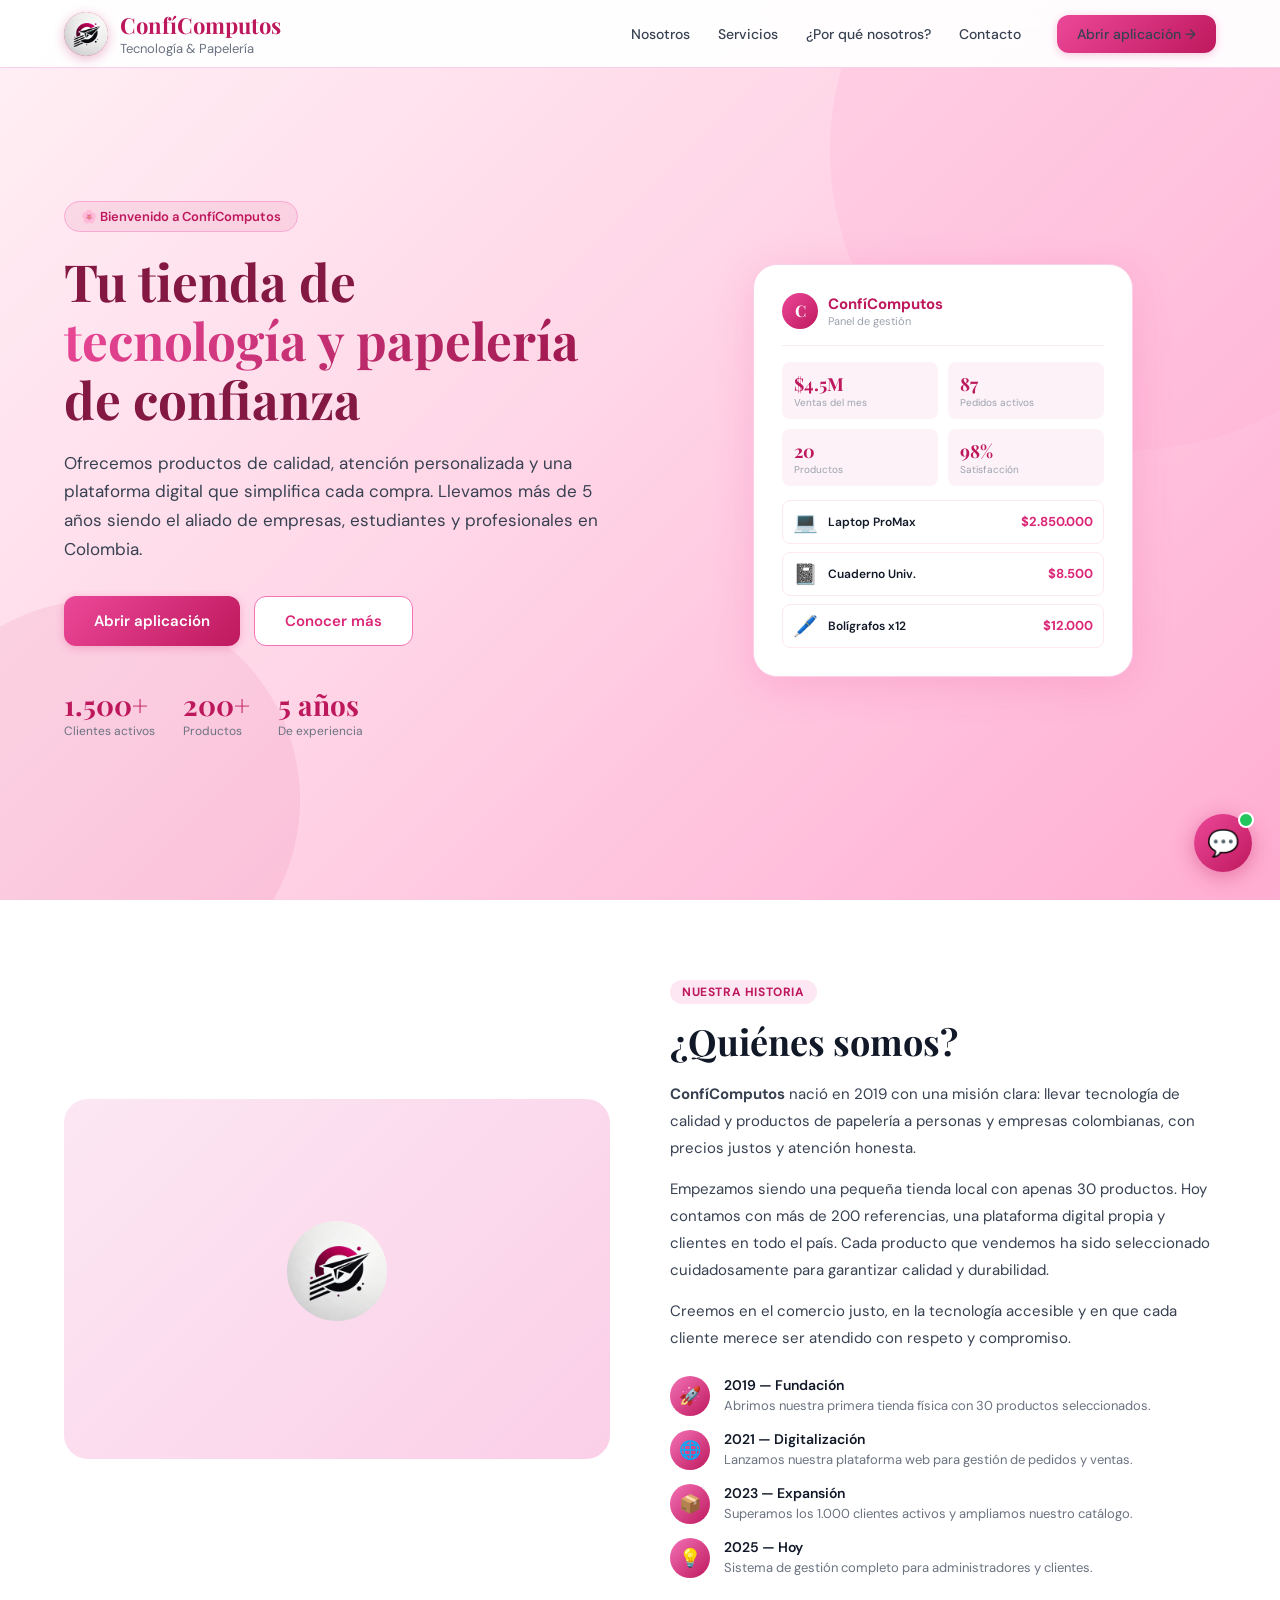
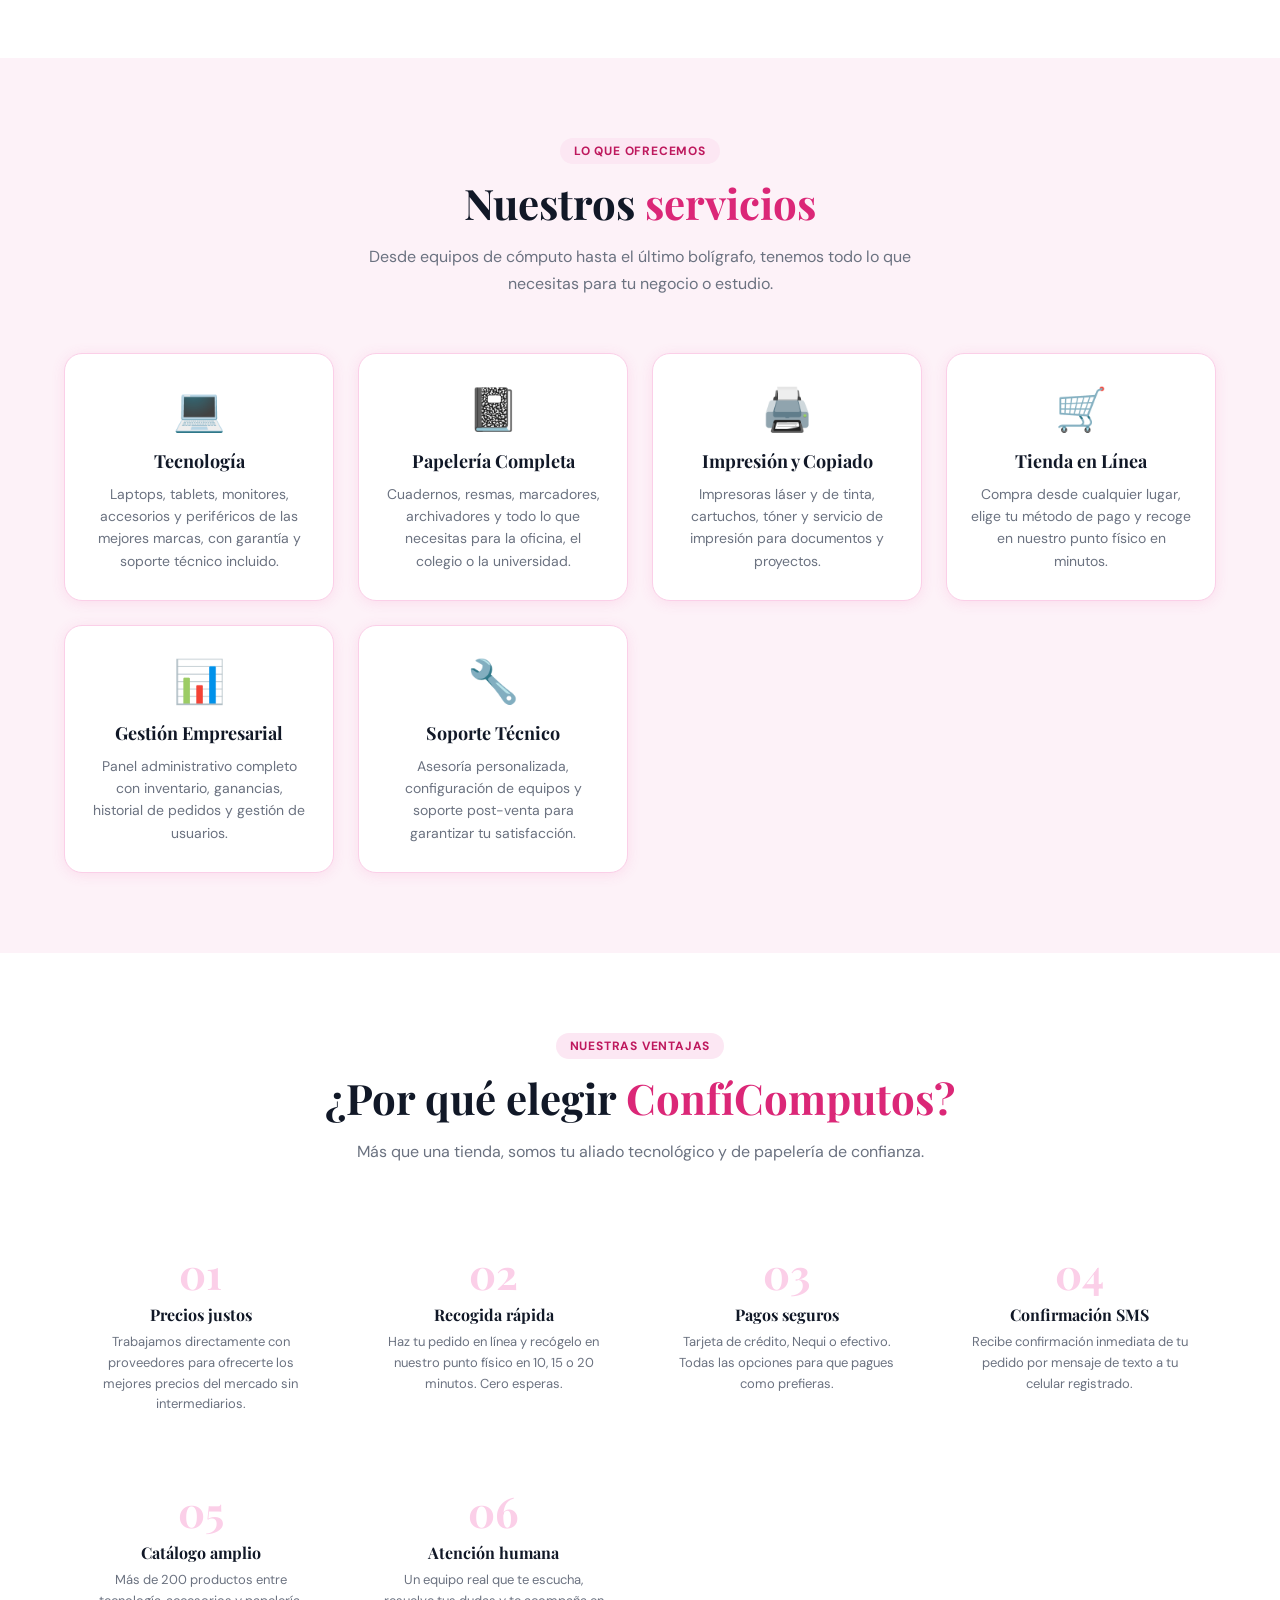
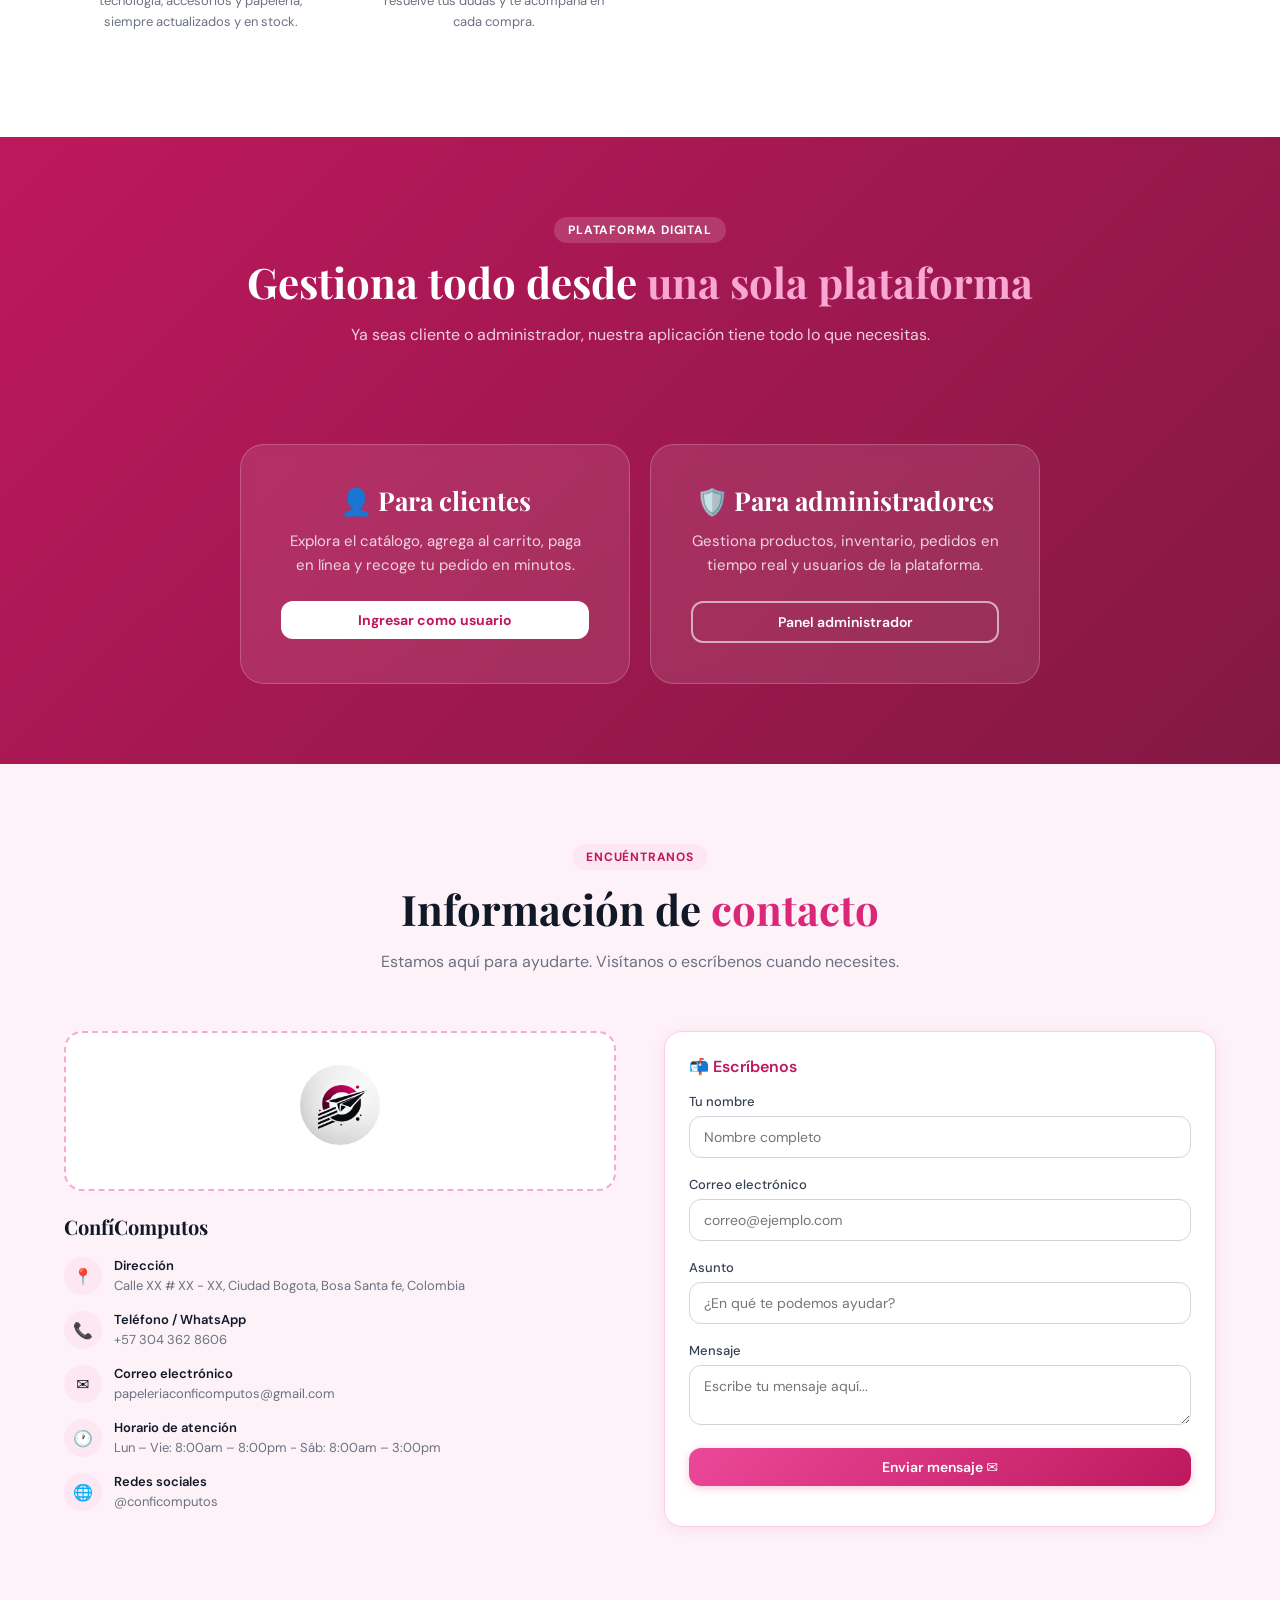
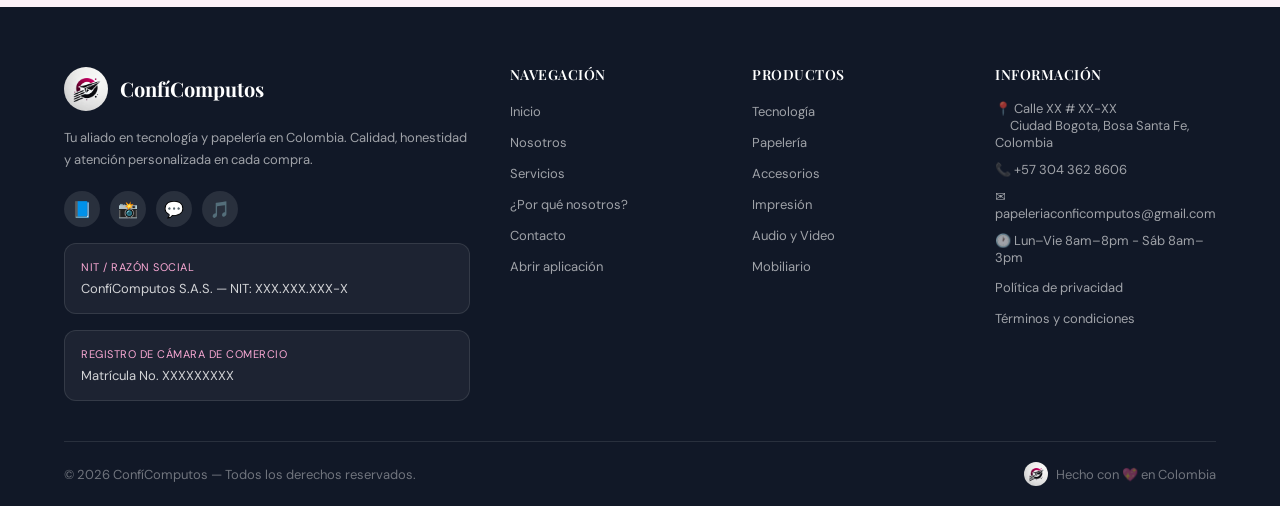
<file: index (1).html>
<!DOCTYPE html>
<html lang="es">
<head>
  <meta charset="UTF-8">
  <meta name="viewport" content="width=device-width, initial-scale=1.0">
  <title>ConfíComputos — Tecnología y Papelería para tu negocio</title>
  <meta name="description" content="ConfíComputos: tu aliado en tecnología, papelería y soluciones empresariales en Colombia.">
  <!-- Variables de diseño compartidas (colores, tipografías) -->
  <link rel="stylesheet" href="css/variables.css">
  <!-- Estilos propios de esta página de aterrizaje (landing) -->
  <link rel="stylesheet" href="css/landing.css">
<style>
/* ══════════════════════════════════════════════════════════
   CHATBOT "ConfíBot"
   Estilos del botón flotante y la ventana de chat simulado
   que aparece en la esquina inferior derecha de la página.
   La lógica (qué responde y cuándo) está al final del archivo.
   ══════════════════════════════════════════════════════════ */
/* Botón flotante circular que abre/cierra el chat */
#chat-fab{position:fixed;bottom:28px;right:28px;z-index:1050;width:58px;height:58px;border-radius:50%;background:linear-gradient(135deg,#ec4899,#be185d);border:none;box-shadow:0 4px 20px rgba(190,24,93,.4);display:flex;align-items:center;justify-content:center;font-size:26px;cursor:pointer;transition:transform .2s}
#chat-fab:hover{transform:scale(1.1)}
/* Puntito verde animado que indica "hay novedades" sobre el botón */
.chat-notif{position:absolute;top:-2px;right:-2px;width:16px;height:16px;background:#22c55e;border-radius:50%;border:2px solid #fff;animation:pulse-dot 2s ease infinite}
@keyframes pulse-dot{0%,100%{transform:scale(1)}50%{transform:scale(1.3)}}
/* Ventana del chat (oculta por defecto; se muestra agregando la clase "open") */
#chat-window{position:fixed;bottom:100px;right:28px;z-index:1049;width:340px;max-width:calc(100vw - 40px);background:#fff;border-radius:20px;box-shadow:0 8px 40px rgba(0,0,0,.18);display:none;flex-direction:column;overflow:hidden;border:1.5px solid #fbcfe8;animation:popIn .25s ease}
#chat-window.open{display:flex}
/* Encabezado de la ventana: avatar, nombre y estado del bot */
.chat-header{background:linear-gradient(135deg,#db2777,#9d174d);padding:14px 18px;display:flex;align-items:center;gap:10px}
.ch-avatar{width:40px;height:40px;border-radius:50%;background:rgba(255,255,255,.2);display:flex;align-items:center;justify-content:center;font-size:20px;flex-shrink:0}
.ch-name{font-weight:700;font-size:14px;color:#fff}.ch-status{font-size:11px;color:rgba(255,255,255,.75)}
.ch-close{margin-left:auto;background:none;border:none;color:#fff;font-size:20px;cursor:pointer;opacity:.75;padding:2px 6px}.ch-close:hover{opacity:1}
/* Cuerpo donde se acumulan los mensajes (scroll interno) */
.chat-body{flex:1;overflow-y:auto;padding:14px;max-height:320px;background:#fafafa;display:flex;flex-direction:column;gap:10px}
/* Burbuja de mensaje genérica */
.chat-msg{max-width:82%;padding:10px 14px;border-radius:16px;font-size:13px;line-height:1.55}
/* Burbuja del bot: alineada a la izquierda, fondo blanco */
.chat-msg.bot{background:#fff;border:1px solid #fbcfe8;color:#111827;border-bottom-left-radius:4px;align-self:flex-start}
/* Burbuja del usuario: alineada a la derecha, fondo rosado */
.chat-msg.user{background:linear-gradient(135deg,#ec4899,#be185d);color:#fff;border-bottom-right-radius:4px;align-self:flex-end}
.chat-msg .msg-time{font-size:10px;opacity:.6;margin-top:4px;text-align:right}
/* Animación de "escribiendo..." (3 puntos parpadeando) mientras el bot "piensa" */
.chat-typing{display:flex;gap:4px;align-items:center;padding:10px 14px;background:#fff;border:1px solid #fbcfe8;border-radius:16px;border-bottom-left-radius:4px;align-self:flex-start;width:fit-content}
.chat-typing span{width:7px;height:7px;background:#f472b6;border-radius:50%;animation:blink 1.2s ease infinite}
.chat-typing span:nth-child(2){animation-delay:.2s}.chat-typing span:nth-child(3){animation-delay:.4s}
@keyframes blink{0%,100%{opacity:.3;transform:scale(.8)}50%{opacity:1;transform:scale(1)}}
/* Barra inferior con el campo de texto y botón de enviar */
.chat-footer{padding:10px;border-top:1px solid #fbcfe8;display:flex;gap:8px}
.chat-footer input{flex:1;border:1.5px solid #f9a8d4;border-radius:20px;padding:8px 14px;font-size:13px;outline:none;font-family:inherit;transition:border-color .2s}
.chat-footer input:focus{border-color:#ec4899}
.chat-footer button{width:36px;height:36px;border-radius:50%;background:linear-gradient(135deg,#ec4899,#be185d);border:none;color:#fff;font-size:16px;display:flex;align-items:center;justify-content:center;flex-shrink:0;cursor:pointer;transition:transform .15s}.chat-footer button:hover{transform:scale(1.1)}
/* Botones de "preguntas rápidas" (Productos, Precios, etc.) que aparecen bajo el saludo */
.chat-options{display:flex;flex-wrap:wrap;gap:6px;margin-top:6px}
.chat-opt-btn{background:#fff0f5;border:1px solid #f9a8d4;border-radius:20px;padding:5px 12px;font-size:12px;color:#be185d;cursor:pointer;font-family:inherit;transition:background .15s}.chat-opt-btn:hover{background:#fce7f3}
/* En pantallas muy angostas, el chat ocupa casi todo el ancho */
@media(max-width:480px){#chat-window{width:calc(100vw - 32px);right:16px;bottom:80px}#chat-fab{right:16px;bottom:16px}}
</style>
</head>
<body>

<!-- ════════════════════════════════════════════════
     NAVBAR
════════════════════════════════════════════════ -->
<nav class="navbar" id="navbar">
  <div class="nav-brand">
    <div class="nav-logo-wrap">
      <img src="img/logo.jpeg" alt="ConfíComputos" class="nav-logo">
    </div>
    <div class="nav-brand-name">
      ConfíComputos
      <span>Tecnología &amp; Papelería</span>
    </div>
  </div>
  <div class="nav-spacer"></div>
  <div class="nav-links">
    <a href="#nosotros">Nosotros</a>
    <a href="#servicios">Servicios</a>
    <a href="#porque">¿Por qué nosotros?</a>
    <a href="#contacto">Contacto</a>
    <a href="app.html" class="btn btn-rosa nav-cta">Abrir aplicación →</a>
  </div>
  <button class="hamburger" id="hamburger" aria-label="Menú">
    <span></span><span></span><span></span>
  </button>
</nav>

<!-- Menú móvil: se despliega con el botón hamburguesa (lógica en js/landing.js) -->
<div class="mobile-menu" id="mobile-menu">
  <a href="#nosotros">Nosotros</a>
  <a href="#servicios">Servicios</a>
  <a href="#porque">¿Por qué nosotros?</a>
  <a href="#contacto">Contacto</a>
  <a href="app.html" class="btn btn-rosa" style="margin-top:12px;justify-content:center">Abrir aplicación →</a>
</div>


<!-- ════════════════════════════════════════════════
     HERO
════════════════════════════════════════════════ -->
<section class="hero" id="inicio">
  <div class="hero-content">
    <div class="hero-text">
      <div class="hero-eyebrow">🌸 Bienvenido a ConfíComputos</div>
      <h1 class="hero-title">
        Tu tienda de<br>
        <span>tecnología y papelería</span><br>
        de confianza
      </h1>
      <p class="hero-desc">
        Ofrecemos productos de calidad, atención personalizada y una plataforma digital que simplifica cada compra. Llevamos más de 5 años siendo el aliado de empresas, estudiantes y profesionales en Colombia.
      </p>
      <div class="hero-actions">
        <a href="app.html" class="btn btn-rosa btn-lg">Abrir aplicación</a>
        <a href="#nosotros" class="btn btn-outline btn-lg">Conocer más</a>
      </div>
      <!-- Contadores animados: landing.js lee "data-target" y anima el número
           desde 0 hasta ese valor cuando la sección entra en pantalla -->
      <div class="hero-stats">
        <div class="hero-stat">
          <div class="num" data-target="1500" data-suffix="+">0+</div>
          <div class="lbl">Clientes activos</div>
        </div>
        <div class="hero-stat">
          <div class="num" data-target="200" data-suffix="+">0+</div>
          <div class="lbl">Productos</div>
        </div>
        <div class="hero-stat">
          <div class="num" data-target="5" data-suffix=" años">0 años</div>
          <div class="lbl">De experiencia</div>
        </div>
      </div>
    </div>

    <!-- Mockup decorativo: una vista previa falsa/estática del panel de
         administración, solo con fines visuales (no es funcional) -->
    <div class="hero-visual">
      <div class="hero-mockup">
        <div class="hm-header">
          <div class="hm-logo">C</div>
          <div><div class="hm-title">ConfíComputos</div><div class="hm-sub">Panel de gestión</div></div>
        </div>
        <div class="hm-stats">
          <div class="hm-stat"><div class="v">$4.5M</div><div class="l">Ventas del mes</div></div>
          <div class="hm-stat"><div class="v">87</div><div class="l">Pedidos activos</div></div>
          <div class="hm-stat"><div class="v">20</div><div class="l">Productos</div></div>
          <div class="hm-stat"><div class="v">98%</div><div class="l">Satisfacción</div></div>
        </div>
        <div class="hm-products">
          <div class="hm-prod"><span class="e">💻</span><span class="n">Laptop ProMax</span><span class="p">$2.850.000</span></div>
          <div class="hm-prod"><span class="e">📓</span><span class="n">Cuaderno Univ.</span><span class="p">$8.500</span></div>
          <div class="hm-prod"><span class="e">🖊️</span><span class="n">Bolígrafos x12</span><span class="p">$12.000</span></div>
        </div>
      </div>
    </div>
  </div>
</section>


<!-- ════════════════════════════════════════════════
     NOSOTROS
════════════════════════════════════════════════ -->
<section id="nosotros">
  <div class="section-wrap">
    <div class="nosotros-grid">
      <div class="nosotros-img">
        <div class="nosotros-img-placeholder">
          <!-- LOGO GRANDE: reemplaza con <img src="assets/img/logo.png"> -->
          <div class="logo-grande">
            <img src="img/logo.jpeg" alt="ConfíComputos" class="nav-logo">
          </div>
          
        </div>
      </div>
      <div class="nosotros-content">
        <div class="tag">Nuestra historia</div>
        <h2>¿Quiénes somos?</h2>
        <p>
          <strong>ConfíComputos</strong> nació en 2019 con una misión clara: llevar tecnología de calidad y productos de papelería a personas y empresas colombianas, con precios justos y atención honesta.
        </p>
        <p>
          Empezamos siendo una pequeña tienda local con apenas 30 productos. Hoy contamos con más de 200 referencias, una plataforma digital propia y clientes en todo el país. Cada producto que vendemos ha sido seleccionado cuidadosamente para garantizar calidad y durabilidad.
        </p>
        <p>
          Creemos en el comercio justo, en la tecnología accesible y en que cada cliente merece ser atendido con respeto y compromiso.
        </p>
        <!-- Línea de tiempo con los hitos/logros de la empresa -->
        <div class="hitos">
          <div class="hito">
            <div class="hito-icon">🚀</div>
            <div class="hito-text">
              <strong>2019 — Fundación</strong>
              <span>Abrimos nuestra primera tienda física con 30 productos seleccionados.</span>
            </div>
          </div>
          <div class="hito">
            <div class="hito-icon">🌐</div>
            <div class="hito-text">
              <strong>2021 — Digitalización</strong>
              <span>Lanzamos nuestra plataforma web para gestión de pedidos y ventas.</span>
            </div>
          </div>
          <div class="hito">
            <div class="hito-icon">📦</div>
            <div class="hito-text">
              <strong>2023 — Expansión</strong>
              <span>Superamos los 1.000 clientes activos y ampliamos nuestro catálogo.</span>
            </div>
          </div>
          <div class="hito">
            <div class="hito-icon">💡</div>
            <div class="hito-text">
              <strong>2025 — Hoy</strong>
              <span>Sistema de gestión completo para administradores y clientes.</span>
            </div>
          </div>
        </div>
      </div>
    </div>
  </div>
</section>


<!-- ════════════════════════════════════════════════
     SERVICIOS
════════════════════════════════════════════════ -->
<section id="servicios">
  <div class="section-wrap">
    <div class="section-header">
      <div class="section-tag">Lo que ofrecemos</div>
      <h2 class="section-title">Nuestros <span>servicios</span></h2>
      <p class="section-desc">Desde equipos de cómputo hasta el último bolígrafo, tenemos todo lo que necesitas para tu negocio o estudio.</p>
    </div>
    <div class="servicios-grid">
      <div class="servicio-card">
        <div class="servicio-icon">💻</div>
        <h3>Tecnología</h3>
        <p>Laptops, tablets, monitores, accesorios y periféricos de las mejores marcas, con garantía y soporte técnico incluido.</p>
      </div>
      <div class="servicio-card">
        <div class="servicio-icon">📓</div>
        <h3>Papelería Completa</h3>
        <p>Cuadernos, resmas, marcadores, archivadores y todo lo que necesitas para la oficina, el colegio o la universidad.</p>
      </div>
      <div class="servicio-card">
        <div class="servicio-icon">🖨️</div>
        <h3>Impresión y Copiado</h3>
        <p>Impresoras láser y de tinta, cartuchos, tóner y servicio de impresión para documentos y proyectos.</p>
      </div>
      <div class="servicio-card">
        <div class="servicio-icon">🛒</div>
        <h3>Tienda en Línea</h3>
        <p>Compra desde cualquier lugar, elige tu método de pago y recoge en nuestro punto físico en minutos.</p>
      </div>
      <div class="servicio-card">
        <div class="servicio-icon">📊</div>
        <h3>Gestión Empresarial</h3>
        <p>Panel administrativo completo con inventario, ganancias, historial de pedidos y gestión de usuarios.</p>
      </div>
      <div class="servicio-card">
        <div class="servicio-icon">🔧</div>
        <h3>Soporte Técnico</h3>
        <p>Asesoría personalizada, configuración de equipos y soporte post-venta para garantizar tu satisfacción.</p>
      </div>
    </div>
  </div>
</section>


<!-- ════════════════════════════════════════════════
     POR QUÉ NOSOTROS
════════════════════════════════════════════════ -->
<section id="porque">
  <div class="section-wrap">
    <div class="section-header">
      <div class="section-tag">Nuestras ventajas</div>
      <h2 class="section-title">¿Por qué elegir <span>ConfíComputos?</span></h2>
      <p class="section-desc">Más que una tienda, somos tu aliado tecnológico y de papelería de confianza.</p>
    </div>
    <div class="porque-grid">
      <div class="porque-item">
        <div class="porque-num">01</div>
        <h4>Precios justos</h4>
        <p>Trabajamos directamente con proveedores para ofrecerte los mejores precios del mercado sin intermediarios.</p>
      </div>
      <div class="porque-item">
        <div class="porque-num">02</div>
        <h4>Recogida rápida</h4>
        <p>Haz tu pedido en línea y recógelo en nuestro punto físico en 10, 15 o 20 minutos. Cero esperas.</p>
      </div>
      <div class="porque-item">
        <div class="porque-num">03</div>
        <h4>Pagos seguros</h4>
        <p>Tarjeta de crédito, Nequi o efectivo. Todas las opciones para que pagues como prefieras.</p>
      </div>
      <div class="porque-item">
        <div class="porque-num">04</div>
        <h4>Confirmación SMS</h4>
        <p>Recibe confirmación inmediata de tu pedido por mensaje de texto a tu celular registrado.</p>
      </div>
      <div class="porque-item">
        <div class="porque-num">05</div>
        <h4>Catálogo amplio</h4>
        <p>Más de 200 productos entre tecnología, accesorios y papelería, siempre actualizados y en stock.</p>
      </div>
      <div class="porque-item">
        <div class="porque-num">06</div>
        <h4>Atención humana</h4>
        <p>Un equipo real que te escucha, resuelve tus dudas y te acompaña en cada compra.</p>
      </div>
    </div>
  </div>
</section>


<!-- ════════════════════════════════════════════════
     APP CTA
════════════════════════════════════════════════ -->
<section id="app-cta">
  <div class="section-wrap">
    <div class="section-header">
      <div class="section-tag" style="background:rgba(255,255,255,.15);color:#fff">Plataforma digital</div>
      <h2 class="section-title">Gestiona todo desde <span style="color:var(--rosa-300)">una sola plataforma</span></h2>
      <p class="section-desc">Ya seas cliente o administrador, nuestra aplicación tiene todo lo que necesitas.</p>
    </div>
    <div style="display:grid;grid-template-columns:1fr 1fr;gap:20px;max-width:800px;margin:0 auto">
      <div class="cta-card">
        <h3>👤 Para clientes</h3>
        <p>Explora el catálogo, agrega al carrito, paga en línea y recoge tu pedido en minutos.</p>
        <a href="app.html" class="btn btn-white btn-full">Ingresar como usuario</a>
      </div>
      <div class="cta-card">
        <h3>🛡️ Para administradores</h3>
        <p>Gestiona productos, inventario, pedidos en tiempo real y usuarios de la plataforma.</p>
        <a href="app.html" class="btn btn-white-outline btn-full">Panel administrador</a>
      </div>
    </div>
  </div>
</section>


<!-- ════════════════════════════════════════════════
     CONTACTO
════════════════════════════════════════════════ -->
<section id="contacto">
  <div class="section-wrap">
    <div class="section-header">
      <div class="section-tag">Encuéntranos</div>
      <h2 class="section-title">Información de <span>contacto</span></h2>
      <p class="section-desc">Estamos aquí para ayudarte. Visítanos o escríbenos cuando necesites.</p>
    </div>
    <div class="contacto-grid">
      <div>
        <div class="contacto-logo-wrap">
          
          <div class="logo-placeholder"><img src="img/logo.jpeg" alt="ConfíComputos" class="nav-logo"></div>
          
        </div>
        <h3 class="contacto-info" style="font-size:20px;color:var(--gris-900);margin-bottom:18px">ConfíComputos</h3>
        <!-- ═══ INFORMACIÓN DE CONTACTO — Completa estos datos ═══ -->
        <div class="contacto-item">
          <div class="c-icon">📍</div>
          <div class="c-item-text">
            <strong>Dirección</strong>
            <span>Calle XX # XX - XX, Ciudad Bogota, Bosa Santa fe, Colombia</span>
          </div>
        </div>
        <div class="contacto-item">
          <div class="c-icon">📞</div>
          <div class="c-item-text">
            <strong>Teléfono / WhatsApp</strong>
            <span>+57 304 362 8606</span>
          </div>
        </div>
        <div class="contacto-item">
          <div class="c-icon">✉️</div>
          <div class="c-item-text">
            <strong>Correo electrónico</strong>
            <span>papeleriaconficomputos@gmail.com</span>
          </div>
        </div>
        <div class="contacto-item">
          <div class="c-icon">🕐</div>
          <div class="c-item-text">
            <strong>Horario de atención</strong>
            <span>Lun – Vie: 8:00am – 8:00pm - Sáb: 8:00am – 3:00pm</span>
          </div>
        </div>
        <div class="contacto-item">
          <div class="c-icon">🌐</div>
          <div class="c-item-text">
            <strong>Redes sociales</strong>
            <span>@conficomputos</span>
          </div>
        </div>
      </div>
      <div>
        <!-- Formulario de contacto visual: por ahora no envía datos a ningún
             lado (no tiene backend conectado); solo es parte del diseño -->
        <div class="card" style="height:100%">
          <div class="card-title">📬 Escríbenos</div>
          <div class="form-group"><label>Tu nombre</label><input type="text" placeholder="Nombre completo"></div>
          <div class="form-group"><label>Correo electrónico</label><input type="email" placeholder="correo@ejemplo.com"></div>
          <div class="form-group"><label>Asunto</label><input type="text" placeholder="¿En qué te podemos ayudar?"></div>
          <div class="form-group"><label>Mensaje</label><textarea placeholder="Escribe tu mensaje aquí..."></textarea></div>
          <button class="btn btn-rosa btn-full">Enviar mensaje ✉️</button>
        </div>
      </div>
    </div>
  </div>
</section>


<!-- ════════════════════════════════════════════════
     FOOTER
════════════════════════════════════════════════ -->
<footer>
  <div class="footer-grid">
    <!-- Marca -->
    <div class="footer-brand">
      <div class="fb-logo">
        <div class="footer-logo-circle">
          <!-- LOGO FOOTER: reemplaza con <img src="assets/img/logo.png" alt="ConfíComputos"> -->
          <img src="img/logo.jpeg" alt="ConfíComputos" class="footer-logo">
        </div>
        <h3>ConfíComputos</h3>
      </div>
      <p>Tu aliado en tecnología y papelería en Colombia. Calidad, honestidad y atención personalizada en cada compra.</p>
      <div class="footer-social">
        <a href="#" class="social-btn" title="Facebook">📘</a>
        <a href="#" class="social-btn" title="Instagram">📸</a>
        <a href="#" class="social-btn" title="WhatsApp">💬</a>
        <a href="#" class="social-btn" title="TikTok">🎵</a>
      </div>
      <!-- Información legal / fiscal -->
      <div class="footer-info-block" style="margin-top:16px">
        <div class="fi-label">NIT / Razón social</div>
        <div class="fi-val">ConfíComputos S.A.S. — NIT: XXX.XXX.XXX-X</div>
      </div>
      <div class="footer-info-block">
        <div class="fi-label">Registro de Cámara de Comercio</div>
        <div class="fi-val">Matrícula No. XXXXXXXXX</div>
      </div>
    </div>

    <!-- Navegación -->
    <div class="footer-col">
      <h4>Navegación</h4>
      <ul>
        <li><a href="#inicio">Inicio</a></li>
        <li><a href="#nosotros">Nosotros</a></li>
        <li><a href="#servicios">Servicios</a></li>
        <li><a href="#porque">¿Por qué nosotros?</a></li>
        <li><a href="#contacto">Contacto</a></li>
        <li><a href="app.html">Abrir aplicación</a></li>
      </ul>
    </div>

    <!-- Productos -->
    <div class="footer-col">
      <h4>Productos</h4>
      <ul>
        <li><a href="app.html">Tecnología</a></li>
        <li><a href="app.html">Papelería</a></li>
        <li><a href="app.html">Accesorios</a></li>
        <li><a href="app.html">Impresión</a></li>
        <li><a href="app.html">Audio y Video</a></li>
        <li><a href="app.html">Mobiliario</a></li>
      </ul>
    </div>

    <!-- Información -->
    <div class="footer-col">
      <h4>Información</h4>
      <ul>
        <li><span>📍 Calle XX # XX-XX<br>&nbsp;&nbsp;&nbsp;&nbsp;&nbsp;Ciudad Bogota, Bosa Santa Fe, Colombia</span></li>
        <li><span>📞 +57 304 362 8606</span></li>
        <li><span>✉️ papeleriaconficomputos@gmail.com</span></li>
        <li><span>🕐 Lun–Vie 8am–8pm - Sáb 8am–3pm</span></li>
        <li><a href="#">Política de privacidad</a></li>
        <li><a href="#">Términos y condiciones</a></li>
      </ul>
    </div>
  </div>

  <div class="footer-bottom">
    <!-- "current-year" se actualiza automáticamente por año vía js/landing.js -->
    <p>© <span id="current-year">2026</span> ConfíComputos — Todos los derechos reservados.</p>
    <div class="fb-logo-mini">
      <div class="footer-logo-mini"> <img src="img/logo.jpeg" alt="ConfíComputos" class="footer-logo"></div>
      Hecho con 💖 en Colombia
    </div>
  </div>
</footer>

<!-- Toast container -->
<div id="toast-container"></div>

<!-- Animaciones de scroll, contadores animados, menú móvil y año del footer -->
<script src="js/landing.js"></script>

<!-- ══════════════════════════════════════════════════════════
     WIDGET DE CHAT — ConfíBot
     Botón flotante + ventana de chat. Es un asistente simulado:
     no usa IA real, solo detecta palabras clave (ver script abajo).
     ══════════════════════════════════════════════════════════ -->
<button id="chat-fab" title="Chatea con ConfíBot">
  💬
  <div class="chat-notif"></div>
</button>
<div id="chat-window">
  <div class="chat-header">
    <div class="ch-avatar">🤖</div>
    <div>
      <div class="ch-name">ConfíBot</div>
      <div class="ch-status">● En línea · Responde al instante</div>
    </div>
    <button class="ch-close" id="chat-close" title="Cerrar">✕</button>
  </div>
  <div class="chat-body" id="chat-body"></div>
  <div class="chat-footer">
    <input id="chat-input" placeholder="Escribe tu pregunta..." autocomplete="off">
    <button id="chat-send" title="Enviar">➤</button>
  </div>
</div>

<script>
/* ══════════════════════════════════════════════════════════
   LÓGICA DE CONFIBOT
   Es un chatbot basado en reglas simples (no IA real):
   busca palabras clave en el mensaje del visitante y responde
   con un texto predefinido tomado al azar de una lista.
   ══════════════════════════════════════════════════════════ */
(function(){
  // Banco de respuestas: cada "tema" tiene una o varias frases posibles
  const RESP = {
    saludo:    ['¡Hola! 👋 Soy **ConfíBot**, el asistente de ConfíComputos. ¿En qué te puedo ayudar hoy?','¡Bienvenido/a! 🌸 Estoy aquí para resolver tus dudas.'],
    productos: ['Tenemos más de 20 productos en tecnología 💻 y papelería 📓. ¡Explora el catálogo en nuestra aplicación!','Manejamos laptops, tablets, accesorios, cuadernos, bolígrafos y más. ¿Te interesa alguna categoría?'],
    precios:   ['Nuestros precios son muy competitivos 💰. Cuadernos desde $8.500, Laptops desde $2.850.000. ¡Visita el catálogo para ver todos!'],
    pedido:    ['¡Hacer un pedido es fácil! 🛒 1) Entra a la app, 2) Agrega al carrito, 3) Elige método de pago, 4) Elige el tiempo de recogida. ¡Listo!'],
    pago:      ['Aceptamos 💳 Tarjeta de crédito, 📱 Nequi y 💵 Efectivo. Elige el que prefieras al finalizar tu compra.'],
    horario:   ['Atendemos Lunes a Sábado de 8:00 AM a 6:00 PM 🕐. ¡Te esperamos!'],
    ubicacion: ['Estamos en nuestra tienda física 📍. Haz tu pedido en línea y recógelo en 10 a 20 minutos. ¡Sin esperas!'],
    soporte:   ['Para soporte técnico 🔧 escríbenos por WhatsApp, llámanos o envía un correo. ¡Estamos listos para ayudarte!'],
    registro:  ['¡Crear tu cuenta es gratis! 🎉 Haz clic en "Abrir aplicación" y luego en "Crear perfil". Solo necesitas nombre, correo y contraseña.'],
    gracias:   ['¡Con gusto! 🌸 Si tienes más preguntas, aquí estaré.','¡Fue un placer ayudarte! 💖 Recuerda que en ConfíComputos siempre tenemos algo para ti.'],
    default:   ['Entiendo tu consulta 😊. Para una respuesta más detallada, puedes escribirnos directamente o visitar la sección de contacto.','Mmm, no estoy seguro/a de esa. Te recomiendo contactarnos por WhatsApp. 🌸']
  };
  // Botones de "preguntas rápidas" que aparecen debajo del saludo inicial
  const OPTS = [
    {l:'📦 Productos disponibles',k:'productos'},{l:'💰 Precios',k:'precios'},
    {l:'🛒 Cómo hacer un pedido',k:'pedido'},{l:'💳 Métodos de pago',k:'pago'},
    {l:'🕐 Horario',k:'horario'},{l:'📍 Dónde estamos',k:'ubicacion'},
  ];

  // Analiza el texto del visitante con expresiones regulares y devuelve
  // la clave del tema de RESP que mejor coincide (o "default" si ninguno)
  function detectar(msg){
    const m=msg.toLowerCase();
    if(/hola|buenos|buenas|hey|saludos/.test(m))return 'saludo';
    if(/producto|catalogo|catálogo|venden|tienen/.test(m))return 'productos';
    if(/precio|costo|valor|cuánto|cuanto/.test(m))return 'precios';
    if(/pedido|compra|carrito|pedir|orden/.test(m))return 'pedido';
    if(/pago|pagar|tarjeta|nequi|efectivo/.test(m))return 'pago';
    if(/horario|hora|abierto|atencion|atención/.test(m))return 'horario';
    if(/ubicacion|ubicación|dirección|donde|local/.test(m))return 'ubicacion';
    if(/soporte|técnico|tecnico|ayuda|problema/.test(m))return 'soporte';
    if(/registro|cuenta|registr|crear/.test(m))return 'registro';
    if(/gracias|perfecto|listo|genial|excelente/.test(m))return 'gracias';
    return 'default';
  }

  // Elige una respuesta al azar entre las disponibles para ese tema
  function getRespuesta(k){
    const arr=RESP[k]||RESP.default;
    return arr[Math.floor(Math.random()*arr.length)];
  }

  // Agrega una burbuja de mensaje al chat (del bot o del usuario).
  // Si showOpts es true, además muestra los botones de preguntas rápidas.
  let msgId=0;
  function addMsg(texto,tipo,showOpts){
    const body=document.getElementById('chat-body');
    if(!body)return;
    const now=new Date().toLocaleTimeString('es-CO',{hour:'2-digit',minute:'2-digit'});
    const el=document.createElement('div');
    el.className='chat-msg '+tipo;
    el.innerHTML=texto.replace(/\*\*(.*?)\*\*/g,'<strong>$1</strong>') + '<div class="msg-time">'+now+'</div>';
    body.appendChild(el);
    if(showOpts&&tipo==='bot'){
      const wrap=document.createElement('div');
      wrap.className='chat-options';
      OPTS.forEach(op=>{
        const btn=document.createElement('button');
        btn.className='chat-opt-btn';
        btn.textContent=op.l;
        btn.onclick=()=>{wrap.remove();enviar(op.l,op.k);};
        wrap.appendChild(btn);
      });
      body.appendChild(wrap);
    }
    body.scrollTop=body.scrollHeight;
  }

  // Muestra/oculta la animación de "escribiendo..." mientras se simula
  // que el bot está pensando la respuesta
  function mostrarTyping(){
    const body=document.getElementById('chat-body');
    if(!body)return;
    const el=document.createElement('div');
    el.id='typing-ind';el.className='chat-typing';
    el.innerHTML='<span></span><span></span><span></span>';
    body.appendChild(el);body.scrollTop=body.scrollHeight;
  }
  function ocultarTyping(){document.getElementById('typing-ind')?.remove();}

  // Envía el mensaje del usuario, simula una pequeña espera (700-1300ms)
  // y luego muestra la respuesta detectada (o forzada por un botón rápido)
  function enviar(texto,forzarKey){
    if(!texto.trim())return;
    addMsg(texto,'user');
    const inp=document.getElementById('chat-input');
    if(inp)inp.value='';
    mostrarTyping();
    setTimeout(()=>{
      ocultarTyping();
      const k=forzarKey||detectar(texto);
      addMsg(getRespuesta(k),'bot',false);
    },700+Math.random()*600);
  }

  // Abre/cierra la ventana de chat; la primera vez que se abre, muestra
  // el saludo inicial junto con los botones de preguntas rápidas
  let isOpen=false;
  function toggle(){
    isOpen=!isOpen;
    const win=document.getElementById('chat-window');
    win.classList.toggle('open',isOpen);
    if(isOpen&&document.getElementById('chat-body').children.length===0){
      setTimeout(()=>addMsg('¡Hola! 👋 Soy **ConfíBot**, asistente virtual de **ConfíComputos**. ¿En qué te puedo ayudar?','bot',true),300);
    }
  }

  // Conecta los eventos de clic/teclado una vez que el HTML ya está cargado
  document.addEventListener('DOMContentLoaded',()=>{
    document.getElementById('chat-fab')?.addEventListener('click',toggle);
    document.getElementById('chat-close')?.addEventListener('click',toggle);
    document.getElementById('chat-send')?.addEventListener('click',()=>enviar(document.getElementById('chat-input')?.value||''));
    document.getElementById('chat-input')?.addEventListener('keydown',e=>{if(e.key==='Enter')enviar(e.target.value);});
  });
})();
</script>

</body>
</html>
</file>
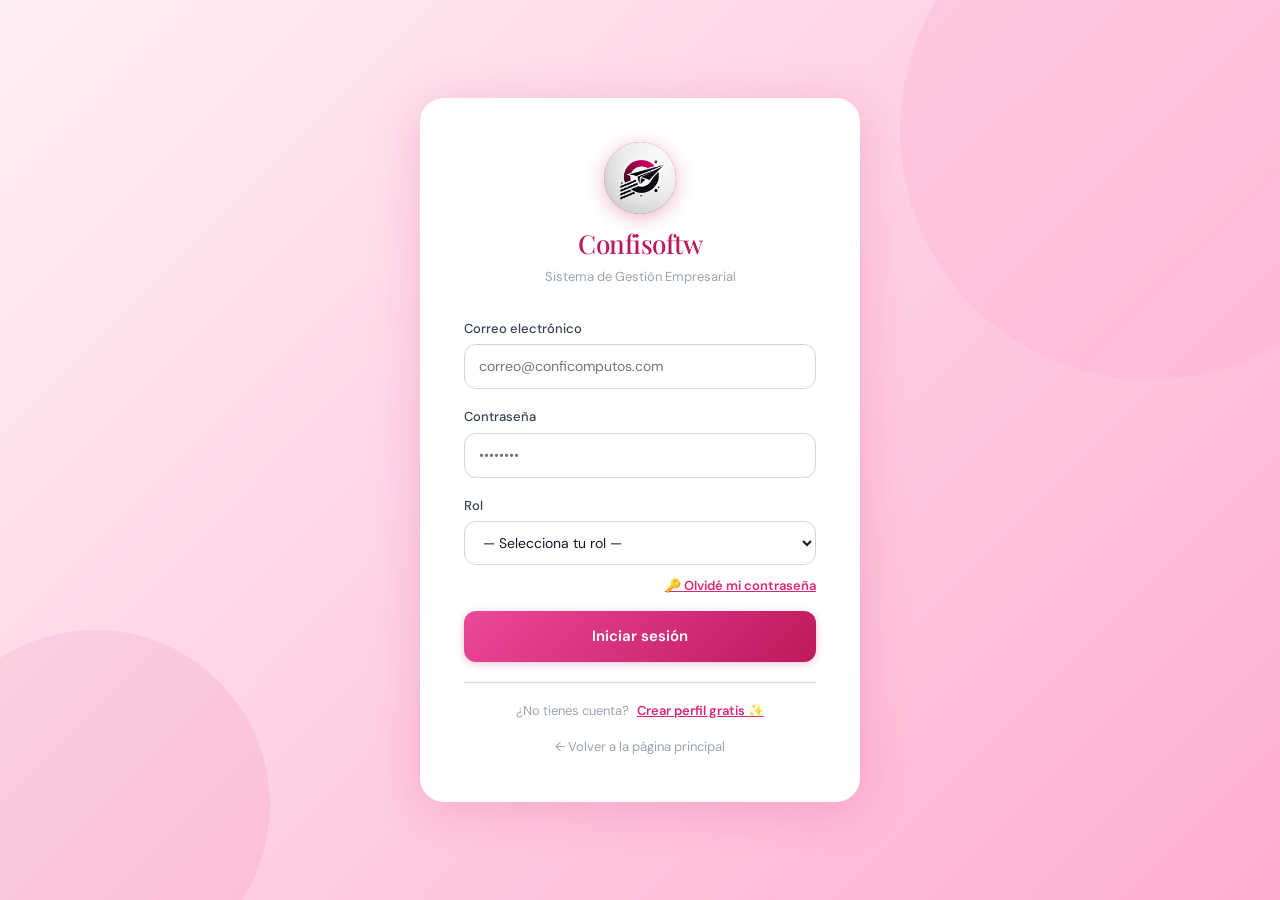
<file: pages/admin-dashboard.html>
<!DOCTYPE html>
<html lang="es">
<head>
  <meta charset="UTF-8">
  <meta name="viewport" content="width=device-width, initial-scale=1.0">
  <title>ConfíComputos — Administrador</title>
  <!-- Variables de diseño compartidas + estilos generales de la app -->
  <link rel="stylesheet" href="../css/variables.css">
  <link rel="stylesheet" href="../css/app.css">
</head>
<body>

<!-- Contenedor general del panel: topbar + sidebar + contenido -->
<div class="app-shell">

  <!-- ════════════════════════════════════════════════
       TOPBAR (barra superior)
  ════════════════════════════════════════════════ -->
  <header class="topbar">
    <!-- Botón hamburguesa: solo visible en pantallas móviles (ver script al final) -->
    <button class="tb-icon-btn" id="btn-menu-toggle" style="display:none" aria-label="Menú">☰</button>

    <!-- Logo y nombre de la marca -->
    <div class="topbar-brand">
      <div class="tb-logo">
        <img src="../img/logo.jpeg" alt="Confisoftw">
      </div>
      <span class="tb-name">Confisoftw</span>
    </div>

    <div class="topbar-spacer"></div>

    <div class="tb-actions">
      <!-- Campana de notificaciones: lleva directo a "Pedidos en Tiempo Real" -->
      <button class="tb-icon-btn" onclick="AdminApp.renderSection('pedidos-live')" title="Notificaciones">
        🔔
        <span class="tb-badge" id="notif-badge" style="display:none">0</span>
      </button>
      <!-- Avatar y nombre del administrador con sesión iniciada (los llena admin.js) -->
      <div class="tb-user">
        <div class="avatar" id="tb-avatar">A</div>
        <span id="tb-user-name">Administrador</span>
      </div>
    </div>
  </header>

  <div class="layout">

    <!-- ════════════════════════════════════════════════
         SIDEBAR (menú lateral de navegación)
         Cada botón tiene un "data-section" que admin.js usa
         para saber qué contenido debe renderizar.
    ════════════════════════════════════════════════ -->
    <nav class="sidebar" id="sidebar">
      <button class="nav-item" data-section="productos">
        <span class="nav-icon">📦</span><span>Productos</span>
      </button>
      <button class="nav-item" data-section="inventario">
        <span class="nav-icon">📊</span><span>Inventario</span>
      </button>
      <button class="nav-item" data-section="historial-inv">
        <span class="nav-icon">📈</span><span>Historial Inventario</span>
      </button>
      <button class="nav-item" data-section="pedidos-admin">
        <span class="nav-icon">🧾</span><span>Pedidos Clientes</span>
      </button>
      <button class="nav-item" data-section="pedidos-live">
        <span class="nav-icon">🔔</span><span>Pedidos en Tiempo Real</span>
      </button>
      <button class="nav-item" data-section="usuarios">
        <span class="nav-icon">👥</span><span>Usuarios</span>
      </button>
      <button class="nav-item" data-section="perfil">
        <span class="nav-icon">👤</span><span>Mi Perfil</span>
      </button>
      <div class="nav-sep"></div>
      <!-- Cierra sesión: vinculado a AuthService.logout en admin.js -->
      <button class="nav-item nav-logout" id="btn-logout">
        <span class="nav-icon">🚪</span><span>Cerrar sesión</span>
      </button>
    </nav>

    <!-- ════════════════════════════════════════════════
         CONTENIDO PRINCIPAL
         admin.js reemplaza este bloque con el HTML de cada
         sección (productos, usuarios, inventario, etc.)
    ════════════════════════════════════════════════ -->
    <main class="content" id="main-content">
      <div style="display:flex;align-items:center;justify-content:center;height:200px;color:var(--gris-400)">
        Cargando...
      </div>
    </main>
  </div>
</div>

<!-- Contenedor de notificaciones tipo "toast" (mensajes emergentes de éxito/error) -->
<div id="toast-container"></div>

<!-- ════════════════════════════════════════════════
     SCRIPTS
     Orden importante: cada archivo depende del anterior.
════════════════════════════════════════════════ -->
<script src="../js/models.js"></script>    <!-- Clases de datos: Usuario, Producto, etc. -->
<script src="../js/database.js"></script>  <!-- Acceso a la API (Supabase) y caché de datos -->
<script src="../js/auth.js"></script>      <!-- Sesión, permisos de administrador, UI.toast -->
<script src="../js/admin.js"></script>     <!-- Toda la lógica del panel de administrador -->

<script>
// Muestra el botón de menú hamburguesa solo en pantallas angostas (móvil/tablet),
// y lo oculta si la ventana se agranda (por ejemplo, al girar el celular).
if (window.innerWidth <= 900) {
  document.getElementById('btn-menu-toggle').style.display = 'flex';
}
window.addEventListener('resize', () => {
  document.getElementById('btn-menu-toggle').style.display =
    window.innerWidth <= 900 ? 'flex' : 'none';
});
</script>
</body>
</html>
</file>
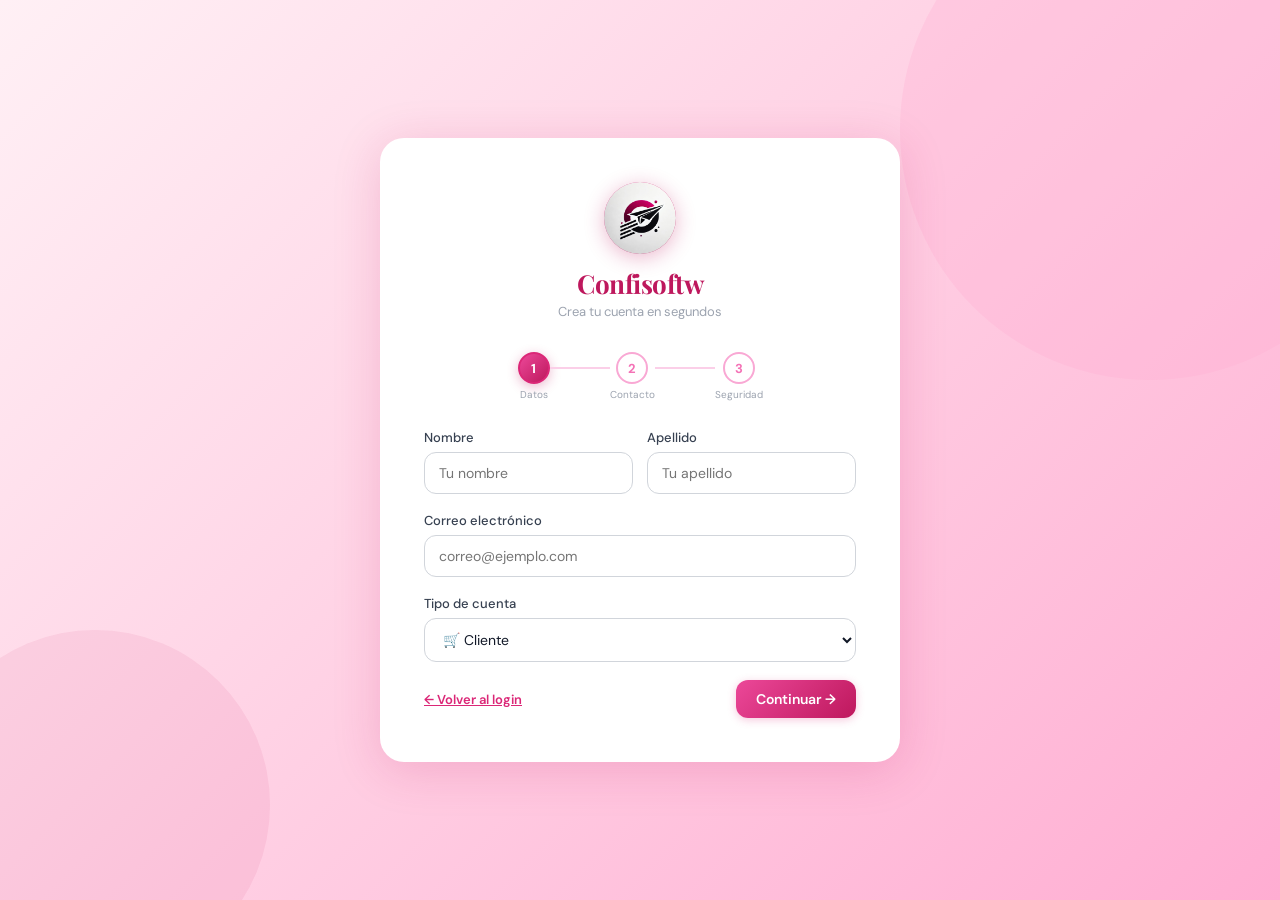
<file: pages/register.html>
<!DOCTYPE html>
<html lang="es">
<head>
  <meta charset="UTF-8">
  <meta name="viewport" content="width=device-width, initial-scale=1.0">
  <title>ConfíComputos — Crear cuenta</title>
  <link rel="stylesheet" href="../css/variables.css">
  <link rel="stylesheet" href="../css/app.css">
</head>
<body>

<!-- ════════════════════════════════════════════════
     PANTALLA DE ÉXITO
     Oculta por defecto (la muestra app.js tras un registro
     exitoso, llenando los datos de sc-email, sc-rol, etc.)
════════════════════════════════════════════════ -->
<div class="success-overlay" id="success-overlay">
  <div class="confetti-container" id="confetti-container"></div>
  <div class="success-circle">✓</div>
  <h2 class="success-title">¡Perfil creado exitosamente!</h2>
  <p class="success-sub">Bienvenido/a a ConfíComputos,</p>
  <p class="success-name" id="success-username"></p>
  <div class="success-card">
    <div class="sc-row"><span class="sc-label">Correo</span><span class="sc-val" id="sc-email"></span></div>
    <div class="sc-row"><span class="sc-label">Tipo de cuenta</span><span class="sc-val" id="sc-rol"></span></div>
    <div class="sc-row"><span class="sc-label">Ciudad</span><span class="sc-val" id="sc-ciudad"></span></div>
    <div class="sc-row"><span class="sc-label">Teléfono</span><span class="sc-val" id="sc-tel"></span></div>
    <div class="sc-row"><span class="sc-label">Miembro desde</span><span class="sc-val" id="sc-fecha"></span></div>
  </div>
  <button class="btn btn-rosa btn-lg" id="btn-go-login">Iniciar sesión ahora →</button>
</div>

<!-- ════════════════════════════════════════════════
     FORMULARIO DE REGISTRO (3 pasos)
════════════════════════════════════════════════ -->
<div class="auth-page">
  <div class="auth-card register-card">
    <div class="auth-logo">
      <div class="logo-circle">
        <img src="../img/logo.jpeg" alt="confisoftw">
      </div>
      <h1>Confisoftw</h1>
      <p>Crea tu cuenta en segundos</p>
    </div>

    <!-- Barra visual de progreso: RegisterController.goStep()/nextStep() en app.js
         le agrega/quita la clase "active" a cada punto según el paso actual -->
    <div class="steps-bar">
      <div class="step-wrap">
        <div class="step-dot active" id="sdot1">1</div>
        <div class="step-label">Datos</div>
      </div>
      <div class="step-line" id="sline1"></div>
      <div class="step-wrap">
        <div class="step-dot" id="sdot2">2</div>
        <div class="step-label">Contacto</div>
      </div>
      <div class="step-line" id="sline2"></div>
      <div class="step-wrap">
        <div class="step-dot" id="sdot3">3</div>
        <div class="step-label">Seguridad</div>
      </div>
    </div>

    <!-- ── PASO 1: Datos personales y tipo de cuenta ──
         Nota de seguridad: el <select> solo ofrece "Cliente" a propósito.
         El registro público NUNCA puede crear cuentas de Administrador;
         eso lo garantiza el servidor (api/registrar.php), no solo esta pantalla. -->
    <div id="step-content-1">
      <div class="form-row">
        <div class="form-group"><label>Nombre</label><input id="reg-nombre" placeholder="Tu nombre"></div>
        <div class="form-group"><label>Apellido</label><input id="reg-apellido" placeholder="Tu apellido"></div>
      </div>
      <div class="form-group"><label>Correo electrónico</label><input type="email" id="reg-email" placeholder="correo@ejemplo.com"></div>
      <div class="form-group">
        <label>Tipo de cuenta</label>
        <select id="reg-rol">
    <option value="cliente">🛒 Cliente</option>

</select>
      </div>
      <div class="form-error" id="reg-err1"></div>
      <div style="display:flex;align-items:center;justify-content:space-between;margin-top:16px">
        <a href="../app.html" class="link-btn">← Volver al login</a>
        <button class="btn btn-rosa" id="btn-next1">Continuar →</button>
      </div>
    </div>

    <!-- ── PASO 2: Datos de contacto (oculto hasta completar el paso 1) ── -->
    <div id="step-content-2" style="display:none">
      <div class="form-group"><label>Teléfono</label><input id="reg-tel" placeholder="300 000 0000"></div>
      <div class="form-row">
        <div class="form-group"><label>Ciudad</label><input id="reg-ciudad" placeholder="Bogotá"></div>
        <div class="form-group"><label>Departamento</label><input id="reg-depto" placeholder="Cundinamarca"></div>
      </div>
      <div class="form-group"><label>Fecha de nacimiento</label><input type="date" id="reg-fecha"></div>
      <div class="form-error" id="reg-err2"></div>
      <div style="display:flex;gap:12px;margin-top:16px">
        <button class="btn btn-outline" style="flex:1" id="btn-back2">← Atrás</button>
        <button class="btn btn-rosa"   style="flex:2" id="btn-next2">Continuar →</button>
      </div>
    </div>

    <!-- ── PASO 3: Contraseña y confirmación (oculto hasta completar el paso 2) ──
         La contraseña se valida en app.js (validarPasswordSegura): mínimo 8
         caracteres, una mayúscula, un número y un símbolo. -->
    <div id="step-content-3" style="display:none">
      <div class="form-group">
        <label>Contraseña</label>
        <input type="password" id="reg-pass" placeholder="Mínimo 8 caracteres">
        <!-- Barra de fuerza de contraseña: la llena/colorea app.js mientras el usuario escribe -->
        <div class="pass-bar-wrap"><div class="pass-bar-fill" id="pass-bar" style="width:0;background:var(--gris-200)"></div></div>
        <div class="pass-label-txt" id="pass-label"></div>
        <div style="font-size:12px;color:var(--gris-500);margin-top:4px">Debe incluir: mayúscula, número y símbolo (ej: !@#$%).</div>
      </div>
      <div class="form-group">
        <label>Confirmar contraseña</label>
        <input type="password" id="reg-pass2" placeholder="Repite tu contraseña">
      </div>
      <div style="display:flex;align-items:flex-start;gap:10px;margin-bottom:16px">
        <input type="checkbox" id="reg-terms" style="width:16px;height:16px;margin-top:3px;accent-color:var(--rosa-600);flex-shrink:0">
        <label for="reg-terms" style="font-size:13px;color:var(--gris-700);cursor:pointer;line-height:1.5">
          Acepto los <span style="color:var(--rosa-600);font-weight:600">términos y condiciones</span> y la política de privacidad de ConfíComputos
        </label>
      </div>
      <div class="form-error" id="reg-err3"></div>
      <div style="display:flex;gap:12px;margin-top:4px">
        <button class="btn btn-outline" style="flex:1" id="btn-back3">← Atrás</button>
        <!-- Dispara tryRegister() en app.js, que valida todo y llama a api/registrar.php -->
        <button class="btn btn-rosa"   style="flex:2" id="btn-register">🎉 Crear perfil</button>
      </div>
    </div>
  </div>
</div>

<!-- Contenedor de notificaciones tipo "toast" -->
<div id="toast-container"></div>

<!-- ════════════════════════════════════════════════
     SCRIPTS
     Orden importante: cada archivo depende del anterior.
════════════════════════════════════════════════ -->
<script src="../js/models.js"></script>    <!-- Clases de datos: Usuario, Producto, etc. -->
<script src="../js/database.js"></script>  <!-- Acceso a la API (Supabase) y caché de datos -->
<script src="../js/auth.js"></script>      <!-- Registro real (AuthService.register), UI.toast -->
<script src="../js/app.js"></script>       <!-- Lógica de esta página: pasos, validaciones -->
</body>
</html>
</file>
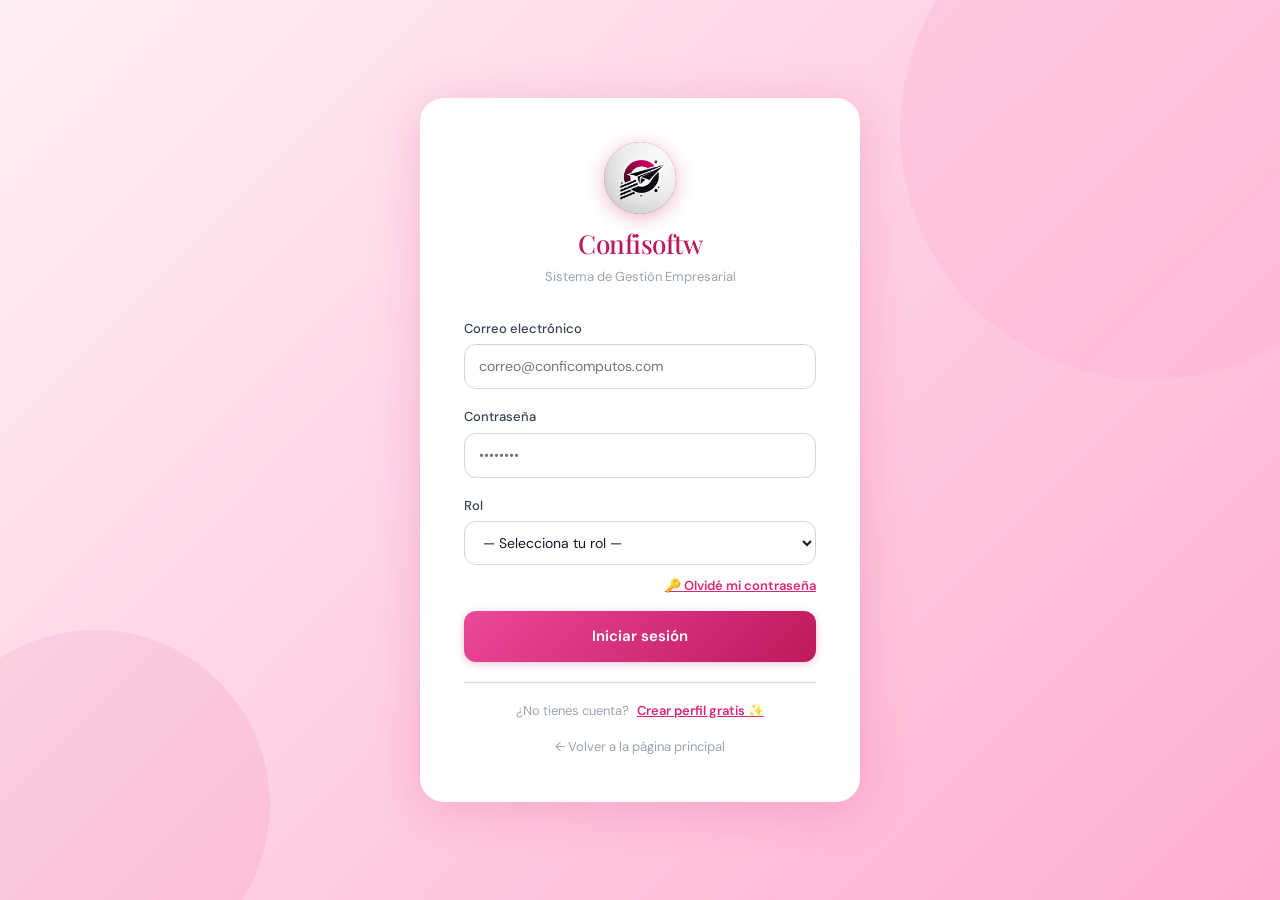
<file: pages/user-dashboard.html>
<!DOCTYPE html>
<html lang="es">
<head>
  <meta charset="UTF-8">
  <meta name="viewport" content="width=device-width, initial-scale=1.0">
  <title>ConfíComputos — Mi cuenta</title>
  <!-- Bootstrap: se usa aquí sí para su componente "offcanvas" (menú lateral móvil) -->
  <link rel="stylesheet" href="https://cdn.jsdelivr.net/npm/bootstrap@5.3.3/dist/css/bootstrap.min.css">
  <link rel="stylesheet" href="../css/variables.css">
  <link rel="stylesheet" href="../css/app.css">
  <style>
    /* ── Responsive fixes usuario ──
       Estos estilos son específicos de este panel (no viven en app.css)
       porque resuelven el comportamiento del sidebar en escritorio vs. móvil. */

    /* En pantallas angostas: ocultar el sidebar fijo de escritorio y el nombre en la topbar */
    @media(max-width:991px){
      .cc-sidebar-desktop{display:none!important}
      .tb-name-resp{display:none}
    }
    /* En pantallas anchas: ocultar el botón hamburguesa (no hace falta, ya se ve el sidebar fijo) */
    @media(min-width:992px){
      #btn-hamburger{display:none!important}
    }

    /* Botones de navegación dentro del menú offcanvas (versión móvil) */
    .offcanvas-sidebar .nav-link{display:flex;align-items:center;gap:10px;padding:12px 16px;font-size:15px;font-weight:500;color:var(--gris-700);border-radius:10px;transition:all .15s;cursor:pointer;background:none;border:none;width:100%;text-align:left;font-family:var(--font-body)}
    .offcanvas-sidebar .nav-link:hover,.offcanvas-sidebar .nav-link.active{background:var(--rosa-50);color:var(--rosa-700)}

    /* Botones de navegación del sidebar fijo (versión escritorio) */
    .cc-sidebar-desktop .nav-link{display:flex;align-items:center;gap:10px;padding:11px 20px;font-size:14px;font-weight:500;color:var(--gris-700);border-left:3px solid transparent;cursor:pointer;border:none;background:none;width:100%;text-align:left;font-family:var(--font-body);transition:all .15s}
    .cc-sidebar-desktop .nav-link:hover{background:var(--rosa-50);color:var(--rosa-600);border-left-color:var(--rosa-200)}
    .cc-sidebar-desktop .nav-link.active{background:var(--rosa-50);color:var(--rosa-700);border-left-color:var(--rosa-500);font-weight:600}

    /* Ícono de cada opción del menú */
    .nav-icon{font-size:18px;flex-shrink:0}
    /* Contador rosado (ej: cantidad de items en el carrito) */
    .nav-count{margin-left:auto;background:var(--rosa-600);color:#fff;border-radius:12px;padding:1px 7px;font-size:11px;font-weight:700}

    /* Barra superior fija */
    .app-topbar{height:62px;background:#fff;border-bottom:1.5px solid var(--rosa-200);position:sticky;top:0;z-index:100;box-shadow:0 2px 8px rgba(236,72,153,.08)}
    /* Círculo redondo que envuelve el logo en la topbar */
    .tb-logo-wrap{width:38px;height:38px;border-radius:50%;background:linear-gradient(135deg,var(--rosa-500),var(--rosa-700));display:flex;align-items:center;justify-content:center;overflow:hidden;flex-shrink:0}
    .tb-logo-wrap img{width:100%;height:100%;object-fit:cover}
    .tb-brand{font-family:var(--font-display);font-size:20px;font-weight:700;color:var(--rosa-700)}
    /* Botones circulares de ícono en la topbar (hamburguesa, carrito) */
    .tb-icon-btn{position:relative;font-size:20px;width:40px;height:40px;border-radius:8px;background:none;border:none;cursor:pointer;display:flex;align-items:center;justify-content:center;transition:background .15s}
    .tb-icon-btn:hover{background:var(--rosa-50)}
    /* Insignia numérica (ej: "3" productos en el carrito) sobre un ícono */
    .tb-badge{position:absolute;top:-3px;right:-3px;background:var(--rosa-600);color:#fff;border-radius:50%;width:17px;height:17px;display:flex;align-items:center;justify-content:center;font-size:10px;font-weight:700}

    /* Sidebar fijo de escritorio */
    .cc-sidebar-desktop{width:220px;background:#fff;border-right:1.5px solid var(--rosa-200);min-height:calc(100vh - 62px);flex-shrink:0;display:flex;flex-direction:column;gap:2px;padding:14px 0}

    /* Área de contenido principal, donde user.js inyecta cada sección */
    #main-content{padding:20px;min-width:0;overflow-x:hidden}
    @media(max-width:576px){#main-content{padding:12px 10px}}
    .page-title{font-size:22px;color:var(--rosa-800);margin-bottom:4px}
    .page-sub{font-size:14px;color:var(--gris-400);margin-bottom:20px}

    /* Cuadrícula de tarjetas de producto: se acomoda sola según el ancho disponible */
    .prod-grid-resp{display:grid;grid-template-columns:repeat(auto-fill,minmax(150px,1fr));gap:12px}
    @media(max-width:400px){.prod-grid-resp{grid-template-columns:repeat(2,1fr)}}

    /* Fila de producto dentro del carrito */
    .cart-item{display:flex;align-items:center;gap:10px;padding:12px 0;border-bottom:1px solid var(--gris-200)}
    @media(max-width:400px){.cart-item{flex-wrap:wrap}}
  </style>
</head>
<body>

<!-- ════════════════════════════════════════════════
     MENÚ LATERAL MÓVIL (offcanvas de Bootstrap)
     Se abre con el botón hamburguesa de la topbar.
     Solo visible en pantallas angostas (ver CSS arriba).
════════════════════════════════════════════════ -->
<div class="offcanvas offcanvas-start offcanvas-sidebar" tabindex="-1" id="offcanvasSidebar" style="width:260px">
  <div class="offcanvas-header" style="background:var(--rosa-50);border-bottom:1px solid var(--rosa-200)">
    <div class="d-flex align-items-center gap-2">
      <div class="tb-logo-wrap"><img src="../img/logo.jpeg" alt="confisoftw"></div>
      <span class="tb-brand">Confisoftw</span>
    </div>
    <button type="button" class="btn-close" data-bs-dismiss="offcanvas"></button>
  </div>
  <div class="offcanvas-body px-0 py-2">
    <!-- Cada botón tiene un "data-section" que user.js usa para saber qué renderizar -->
    <button class="nav-link" data-section="productos"><span class="nav-icon">🛍️</span>Productos</button>
    <button class="nav-link" data-section="carrito">
      <span class="nav-icon">🛒</span>Carrito
      <span class="nav-count" id="nav-badge-carrito" style="display:none">0</span>
    </button>
    <button class="nav-link" data-section="historial"><span class="nav-icon">📋</span>Mis Pedidos</button>
    <button class="nav-link" data-section="perfil"><span class="nav-icon">👤</span>Mi Perfil</button>
    <hr class="my-2">
    <!-- Versión móvil del botón de cerrar sesión (se sincroniza con AuthService.logout al final del archivo) -->
    <button class="nav-link" id="btn-logout-mobile" style="color:var(--rosa-600)"><span class="nav-icon">🚪</span>Cerrar sesión</button>
  </div>
</div>

<div class="d-flex flex-column" style="min-height:100vh">

  <!-- ════════════════════════════════════════════════
       TOPBAR (barra superior, visible siempre)
  ════════════════════════════════════════════════ -->
  <header class="app-topbar d-flex align-items-center px-3 gap-2">
    <!-- Botón hamburguesa: abre el offcanvas de arriba (solo visible en móvil) -->
    <button class="tb-icon-btn" id="btn-hamburger" data-bs-toggle="offcanvas" data-bs-target="#offcanvasSidebar">☰</button>
    <div class="tb-logo-wrap ms-1"><img src="../img/logo.jpeg" alt="confisoftw"></div>
    <span class="tb-brand ms-1 tb-name-resp">Confisoftw</span>
    <div class="ms-auto d-flex align-items-center gap-2">
      <!-- Ícono de carrito con contador (llevará a la sección "carrito") -->
      <button class="tb-icon-btn" id="btn-ir-carrito" title="Carrito">
        🛒<span class="tb-badge" id="cart-badge" style="display:none">0</span>
      </button>
      <!-- Avatar y nombre del usuario con sesión iniciada (los llena user.js) -->
      <div class="d-flex align-items-center gap-2">
        <div class="cc-avatar" style="width:34px;height:34px;font-size:14px" id="tb-avatar">U</div>
        <span style="font-size:14px;font-weight:500;color:var(--gris-700)" id="tb-user-name" class="d-none d-md-inline">Usuario</span>
      </div>
    </div>
  </header>

  <div class="d-flex flex-grow-1">

    <!-- ════════════════════════════════════════════════
         SIDEBAR DE ESCRITORIO
         Misma navegación que el offcanvas móvil, pero fija
         y solo visible en pantallas grandes (d-none d-lg-flex).
    ════════════════════════════════════════════════ -->
    <nav class="cc-sidebar-desktop d-none d-lg-flex flex-column">
      <button class="nav-link" data-section="productos"><span class="nav-icon">🛍️</span>Productos</button>
      <button class="nav-link" data-section="carrito">
        <span class="nav-icon">🛒</span>Carrito
        <span class="nav-count" id="nav-badge-carrito-d" style="display:none">0</span>
      </button>
      <button class="nav-link" data-section="historial"><span class="nav-icon">📋</span>Mis Pedidos</button>
      <button class="nav-link" data-section="perfil"><span class="nav-icon">👤</span>Mi Perfil</button>
      <div style="height:1px;background:var(--rosa-200);margin:8px 16px"></div>
      <!-- Versión escritorio del botón de cerrar sesión (vinculado directo a AuthService.logout en user.js) -->
      <button class="nav-link" id="btn-logout" style="color:var(--rosa-600)"><span class="nav-icon">🚪</span>Cerrar sesión</button>
    </nav>

    <!-- ════════════════════════════════════════════════
         CONTENIDO PRINCIPAL
         user.js reemplaza este bloque con el HTML de cada
         sección (catálogo, carrito, pedidos, perfil).
    ════════════════════════════════════════════════ -->
    <main class="flex-grow-1" id="main-content">
      <div class="d-flex align-items-center justify-content-center" style="height:200px;color:var(--gris-400)">
        <div class="text-center"><div style="font-size:32px">⏳</div><p class="mt-2">Cargando...</p></div>
      </div>
    </main>
  </div>
</div>

<!-- Contenedor de notificaciones tipo "toast" -->
<div id="toast-container"></div>

<!-- ════════════════════════════════════════════════
     SCRIPTS
     Orden importante: cada archivo depende del anterior.
════════════════════════════════════════════════ -->
<script src="https://cdn.jsdelivr.net/npm/bootstrap@5.3.3/dist/js/bootstrap.bundle.min.js"></script>
<script src="../js/models.js"></script>    <!-- Clases de datos: Usuario, Producto, etc. -->
<script src="../js/database.js"></script>  <!-- Acceso a la API (Supabase) y caché de datos -->
<script src="../js/auth.js"></script>      <!-- Sesión, carrito (StoreService), UI.toast -->
<script src="../js/user.js"></script>      <!-- Toda la lógica del panel de usuario/cliente -->
<script>
  // El botón de logout del menú móvil no está dentro del <nav> de escritorio que
  // user.js configura automáticamente, así que se conecta manualmente aquí.
  document.getElementById('btn-logout-mobile')?.addEventListener('click', AuthService.logout);

  // Mantiene sincronizados los dos contadores de carrito (el del menú móvil y
  // el del sidebar de escritorio), revisando el carrito cada segundo.
  function syncBadges(){
    const cnt = StoreService.cantidadCarrito();
    ['nav-badge-carrito','nav-badge-carrito-d'].forEach(id=>{
      const el=document.getElementById(id);
      if(el){el.textContent=cnt;el.style.display=cnt>0?'inline-flex':'none';}
    });
  }
  setInterval(syncBadges, 1000);
</script>
</body>
</html>
</file>
<file: css/variables.css>
/* ============================================================
   CONFICOMPUTOS — Sistema de Variables Globales
   variables.css
   ============================================================ */

@import url('https://fonts.googleapis.com/css2?family=Playfair+Display:wght@400;600;700&family=DM+Sans:wght@300;400;500;600&display=swap');

:root {
  /* Paleta Rosa */
  --rosa-50:  #fdf2f8;
  --rosa-100: #fce7f3;
  --rosa-200: #fbcfe8;
  --rosa-300: #f9a8d4;
  --rosa-400: #f472b6;
  --rosa-500: #ec4899;
  --rosa-600: #db2777;
  --rosa-700: #be185d;
  --rosa-800: #9d174d;
  --rosa-900: #831843;

  /* Grises */
  --gris-50:  #fafafa;
  --gris-100: #f5f5f5;
  --gris-200: #e5e7eb;
  --gris-300: #d1d5db;
  --gris-400: #9ca3af;
  --gris-500: #6b7280;
  --gris-700: #374151;
  --gris-900: #111827;

  /* Semánticos */
  --verde:    #16a34a;
  --rojo:     #dc2626;
  --naranja:  #ea580c;
  --azul:     #1d4ed8;

  /* Sombras */
  --sombra-sm: 0 1px 6px rgba(236,72,153,.10);
  --sombra:    0 2px 14px rgba(236,72,153,.12);
  --sombra-md: 0 4px 24px rgba(236,72,153,.16);
  --sombra-lg: 0 8px 40px rgba(236,72,153,.20);

  /* Tipografías */
  --font-display: 'Playfair Display', Georgia, serif;
  --font-body:    'DM Sans', system-ui, sans-serif;

  /* Radios */
  --r-sm:  8px;
  --r-md:  12px;
  --r-lg:  18px;
  --r-xl:  24px;
  --r-full: 9999px;

  /* Transiciones */
  --t-fast:   .15s ease;
  --t-normal: .25s ease;
  --t-slow:   .4s ease;
}

/* ── Reset base ── */
*, *::before, *::after { margin:0; padding:0; box-sizing:border-box; }
html { scroll-behavior:smooth; font-size:16px; }
body { font-family:var(--font-body); color:var(--gris-900); background:var(--gris-50); -webkit-font-smoothing:antialiased; }
h1,h2,h3,h4,h5 { font-family:var(--font-display); line-height:1.2; }
a { text-decoration:none; color:inherit; }
img { max-width:100%; display:block; }
button { cursor:pointer; font-family:var(--font-body); }
input, select, textarea { font-family:var(--font-body); }

/* ── Scrollbar ── */
::-webkit-scrollbar { width:6px; height:6px; }
::-webkit-scrollbar-track { background:var(--rosa-50); }
::-webkit-scrollbar-thumb { background:var(--rosa-300); border-radius:3px; }
::-webkit-scrollbar-thumb:hover { background:var(--rosa-400); }

/* ── Utilidades globales ── */
.hidden   { display:none !important; }
.flex     { display:flex; }
.flex-col { display:flex; flex-direction:column; }
.items-center { align-items:center; }
.justify-between { justify-content:space-between; }
.gap-8  { gap:8px; }
.gap-12 { gap:12px; }
.gap-16 { gap:16px; }
.mt-8   { margin-top:8px; }
.mt-16  { margin-top:16px; }
.text-center { text-align:center; }
.fw-600  { font-weight:600; }
.fw-700  { font-weight:700; }
.rosa-text { color:var(--rosa-700); }

/* ── Badges ── */
.badge {
  display:inline-flex; align-items:center;
  padding:3px 10px; border-radius:var(--r-full);
  font-size:11px; font-weight:600; text-transform:uppercase; letter-spacing:.3px; white-space:nowrap;
}
.badge-active   { background:#dcfce7; color:#166534; }
.badge-inactive { background:#fce7f3; color:#9d174d; }
.badge-low      { background:#fff7ed; color:#c2410c; }
.badge-critical { background:#fef2f2; color:#b91c1c; }
.badge-ok       { background:#dcfce7; color:#166534; }
.badge-purple   { background:#f3e8ff; color:#7e22ce; }
.badge-blue     { background:#dbeafe; color:#1e40af; }

/* ── Botones ── */
.btn {
  display:inline-flex; align-items:center; justify-content:center; gap:6px;
  padding:10px 20px; border-radius:var(--r-md);
  font-size:14px; font-weight:600; border:none;
  transition:all var(--t-fast); cursor:pointer;
}
.btn-sm  { padding:7px 14px; font-size:12px; }
.btn-lg  { padding:14px 30px; font-size:15px; }
.btn-full { width:100%; }

.btn-rosa {
  background:linear-gradient(135deg, var(--rosa-500), var(--rosa-700));
  color:#fff; box-shadow:0 2px 8px rgba(219,39,119,.25);
}
.btn-rosa:hover  { transform:translateY(-1px); box-shadow:0 6px 20px rgba(190,24,93,.35); }
.btn-rosa:active { transform:translateY(0); }
.btn-outline { background:#fff; border:1.5px solid var(--rosa-400); color:var(--rosa-600); }
.btn-outline:hover { background:var(--rosa-50); }
.btn-ghost  { background:transparent; color:var(--gris-500); }
.btn-ghost:hover { background:var(--gris-100); }
.btn-danger { background:var(--rojo); color:#fff; }
.btn-danger:hover { background:#b91c1c; }
.btn-green  { background:var(--verde); color:#fff; }
.btn-green:hover { background:#15803d; }

/* ── Formularios ── */
.form-group { margin-bottom:18px; }
.form-group label { display:block; font-size:13px; font-weight:500; color:var(--gris-700); margin-bottom:6px; }
.form-group input,
.form-group select,
.form-group textarea {
  width:100%; padding:11px 14px; border:1.5px solid var(--gris-300);
  border-radius:var(--r-md); font-size:14px; color:var(--gris-900);
  background:#fff; outline:none; transition:border-color var(--t-fast), box-shadow var(--t-fast);
}
.form-group input:focus,
.form-group select:focus,
.form-group textarea:focus {
  border-color:var(--rosa-400);
  box-shadow:0 0 0 3px rgba(236,72,153,.12);
}
.form-row { display:grid; grid-template-columns:1fr 1fr; gap:14px; }
.form-error {
  background:var(--rosa-50); border:1px solid var(--rosa-300);
  color:var(--rosa-700); padding:10px 14px; border-radius:var(--r-sm);
  font-size:13px; margin-top:10px; display:none;
}
.form-error.show { display:block; }

/* ── Cards ── */
.card {
  background:#fff; border-radius:var(--r-lg);
  border:1.5px solid var(--rosa-200);
  padding:24px; box-shadow:var(--sombra);
}
.card-title { font-size:16px; font-weight:600; color:var(--rosa-700); margin-bottom:16px; display:flex; align-items:center; gap:8px; }

/* ── Stat cards ── */
.stat-grid { display:grid; grid-template-columns:repeat(auto-fit,minmax(160px,1fr)); gap:14px; margin-bottom:24px; }
.stat-card { background:#fff; border-radius:var(--r-md); border:1.5px solid var(--rosa-200); padding:18px 20px; box-shadow:var(--sombra); }
.stat-card .s-label { font-size:11px; font-weight:600; color:var(--gris-400); text-transform:uppercase; letter-spacing:.5px; margin-bottom:6px; }
.stat-card .s-value { font-size:26px; font-weight:700; font-family:var(--font-display); color:var(--rosa-700); }
.stat-card .s-sub { font-size:12px; color:var(--gris-400); margin-top:4px; }

/* ── Tabla ── */
.table-wrap { overflow-x:auto; border-radius:var(--r-md); border:1.5px solid var(--rosa-200); }
table { width:100%; border-collapse:collapse; font-size:13px; }
thead th { text-align:left; padding:10px 14px; font-size:11px; font-weight:700; text-transform:uppercase; letter-spacing:.5px; color:var(--gris-500); background:var(--rosa-50); border-bottom:1.5px solid var(--rosa-200); white-space:nowrap; }
tbody td { padding:12px 14px; border-bottom:1px solid var(--gris-200); vertical-align:middle; }
tbody tr:last-child td { border-bottom:none; }
tbody tr:hover td { background:var(--rosa-50); }

/* ── Avatar ── */
.avatar {
  width:36px; height:36px; border-radius:50%;
  background:linear-gradient(135deg, var(--rosa-300), var(--rosa-600));
  display:flex; align-items:center; justify-content:center;
  font-weight:700; color:#fff; font-size:14px; flex-shrink:0;
}

/* ── Barra de progreso ── */
.bar-row { display:flex; align-items:center; gap:10px; margin-bottom:12px; }
.bar-label { width:130px; font-size:12px; color:var(--gris-700); white-space:nowrap; overflow:hidden; text-overflow:ellipsis; flex-shrink:0; }
.bar-track { flex:1; background:var(--rosa-100); border-radius:99px; height:14px; overflow:hidden; }
.bar-fill  { height:100%; background:linear-gradient(90deg, var(--rosa-400), var(--rosa-600)); border-radius:99px; transition:width .6s ease; }
.bar-val   { width:100px; text-align:right; font-weight:600; color:var(--rosa-700); font-size:12px; }

/* ── Empty state ── */
.empty-state { text-align:center; padding:52px 24px; color:var(--gris-400); }
.empty-state .es-icon { font-size:52px; margin-bottom:14px; }
.empty-state p { font-size:14px; line-height:1.6; }

/* ── Modal ── */
.modal-overlay {
  position:fixed; inset:0; background:rgba(0,0,0,.5);
  z-index:500; display:none; align-items:center; justify-content:center;
  animation:fadeIn .2s ease;
}
.modal-overlay.open { display:flex; }
.modal-box {
  background:#fff; border-radius:var(--r-xl); padding:32px;
  width:500px; max-width:95vw; max-height:90vh; overflow-y:auto;
  box-shadow:0 12px 60px rgba(0,0,0,.2);
  animation:popIn .3s cubic-bezier(.34,1.56,.64,1);
}
.modal-title { font-size:22px; color:var(--rosa-800); margin-bottom:20px; }
.modal-footer { display:flex; gap:10px; justify-content:flex-end; margin-top:20px; }

/* ── Toast ── */
#toast-container {
  position:fixed; bottom:24px; right:24px; z-index:9999;
  display:flex; flex-direction:column; gap:10px; pointer-events:none;
}
.toast {
  background:var(--rosa-800); color:#fff; padding:12px 20px;
  border-radius:var(--r-md); font-size:13px; font-weight:500;
  box-shadow:var(--sombra-lg); animation:slideInRight .3s ease;
  pointer-events:all; max-width:340px;
}
.toast-sms {
  background:#1a1a2e; border-radius:var(--r-lg);
  padding:16px 18px; color:#fff; max-width:360px;
  animation:slideInRight .3s ease; pointer-events:all;
}
.toast-alerta { background:#b45309; }

/* ── Notificación pedido (admin) ── */
.notif-pedido {
  position:fixed; top:75px; right:24px; z-index:8000;
  background:#fff; border:1.5px solid var(--rosa-300);
  border-radius:var(--r-lg); padding:16px 20px;
  box-shadow:var(--sombra-lg); max-width:360px;
  animation:slideInRight .4s ease;
}

/* ── Animaciones ── */
@keyframes fadeIn    { from{opacity:0} to{opacity:1} }
@keyframes popIn     { from{transform:scale(0);opacity:0} to{transform:scale(1);opacity:1} }
@keyframes slideUp   { from{opacity:0;transform:translateY(20px)} to{opacity:1;transform:translateY(0)} }
@keyframes slideInRight { from{opacity:0;transform:translateX(20px)} to{opacity:1;transform:translateX(0)} }
@keyframes shake     { 0%,100%{transform:translateX(0)} 20%,60%{transform:translateX(-6px)} 40%,80%{transform:translateX(6px)} }
@keyframes fall      { 0%{transform:translateY(-20px) rotate(0);opacity:1} 100%{transform:translateY(110vh) rotate(720deg);opacity:0} }
@keyframes pulse     { 0%,100%{opacity:1} 50%{opacity:.5} }

/* ── Responsive base ── */
@media (max-width:768px) {
  .form-row { grid-template-columns:1fr; }
  .stat-grid { grid-template-columns:1fr 1fr; }
  .modal-box { padding:20px; }
}
@media (max-width:480px) {
  .stat-grid { grid-template-columns:1fr; }
  .btn-lg { padding:12px 20px; font-size:14px; }
}
</file>
<file: css/landing.css>
/* ============================================================
   CONFICOMPUTOS — Estilos Página Web (Landing)
   landing.css
   ============================================================ */

/* ── Navbar ── */
.navbar {
  position:fixed; top:0; left:0; right:0; z-index:100;
  background:rgba(255,255,255,.95); backdrop-filter:blur(12px);
  border-bottom:1px solid var(--rosa-200);
  height:68px; display:flex; align-items:center;
  padding:0 5%;
  transition:box-shadow var(--t-normal);
}
.navbar.scrolled { box-shadow:var(--sombra-md); }
.nav-brand {
  display:flex; align-items:center; gap:12px; flex-shrink:0;
}
.nav-logo-wrap {
  width:44px; height:44px; border-radius:50%;
  background:linear-gradient(135deg, var(--rosa-500), var(--rosa-700));
  display:flex; align-items:center; justify-content:center;
  overflow:hidden; box-shadow:0 3px 12px rgba(190,24,93,.3);
}
.nav-logo-wrap img  { width:100%; height:100%; object-fit:cover; }
.nav-logo-wrap span { font-size:20px; font-weight:700; color:#fff; font-family:var(--font-display); }
.nav-brand-name { font-family:var(--font-display); font-size:22px; font-weight:700; color:var(--rosa-700); }
.nav-brand-name span { color:var(--gris-500); font-size:13px; font-weight:400; display:block; font-family:var(--font-body); }
.nav-spacer { flex:1; }
.nav-links { display:flex; align-items:center; gap:28px; }
.nav-links a { font-size:14px; font-weight:500; color:var(--gris-700); transition:color var(--t-fast); }
.nav-links a:hover { color:var(--rosa-600); }
.nav-cta { margin-left:8px; }
.hamburger { display:none; flex-direction:column; gap:5px; cursor:pointer; padding:6px; }
.hamburger span { width:24px; height:2px; background:var(--gris-700); border-radius:2px; transition:all var(--t-fast); }
.mobile-menu {
  display:none; position:fixed; top:68px; left:0; right:0; bottom:0;
  background:#fff; z-index:99; flex-direction:column;
  padding:24px; gap:8px; animation:slideUp .25s ease;
}
.mobile-menu.open { display:flex; }
.mobile-menu a { padding:14px 16px; font-size:16px; font-weight:500; color:var(--gris-700); border-radius:var(--r-md); border-bottom:1px solid var(--gris-100); }
.mobile-menu a:hover { background:var(--rosa-50); color:var(--rosa-600); }

/* ── Hero ── */
.hero {
  min-height:100vh; display:flex; align-items:center;
  background:linear-gradient(135deg, #fff0f5 0%, #ffd6e7 45%, #ffadd2 100%);
  padding:100px 5% 60px; position:relative; overflow:hidden;
}
.hero::before {
  content:''; position:absolute; width:600px; height:600px; border-radius:50%;
  background:rgba(255,173,210,.25); top:-150px; right:-150px; pointer-events:none;
}
.hero::after {
  content:''; position:absolute; width:400px; height:400px; border-radius:50%;
  background:rgba(190,24,93,.07); bottom:-100px; left:-100px; pointer-events:none;
}
.hero-content { max-width:1200px; margin:0 auto; display:grid; grid-template-columns:1fr 1fr; gap:60px; align-items:center; width:100%; position:relative; z-index:1; }
.hero-eyebrow { display:inline-flex; align-items:center; gap:8px; background:rgba(190,24,93,.08); border:1px solid var(--rosa-300); border-radius:var(--r-full); padding:6px 16px; font-size:13px; font-weight:600; color:var(--rosa-700); margin-bottom:20px; }
.hero-title { font-size:clamp(32px,4vw,54px); color:var(--rosa-900); margin-bottom:20px; line-height:1.15; }
.hero-title span { background:linear-gradient(135deg, var(--rosa-500), var(--rosa-800)); -webkit-background-clip:text; -webkit-text-fill-color:transparent; background-clip:text; }
.hero-desc { font-size:17px; color:var(--gris-700); line-height:1.7; margin-bottom:32px; }
.hero-actions { display:flex; gap:14px; flex-wrap:wrap; }
.hero-stats { display:flex; gap:28px; margin-top:40px; flex-wrap:wrap; }
.hero-stat .num { font-size:28px; font-weight:700; color:var(--rosa-700); font-family:var(--font-display); }
.hero-stat .lbl { font-size:12px; color:var(--gris-500); }
.hero-visual { display:flex; align-items:center; justify-content:center; }
.hero-mockup {
  background:#fff; border-radius:var(--r-xl); padding:28px;
  box-shadow:var(--sombra-lg); border:1.5px solid var(--rosa-200);
  max-width:380px; width:100%;
}
.hm-header { display:flex; align-items:center; gap:10px; padding-bottom:16px; border-bottom:1px solid var(--rosa-100); margin-bottom:16px; }
.hm-logo { width:36px; height:36px; border-radius:50%; background:linear-gradient(135deg,var(--rosa-500),var(--rosa-700)); display:flex; align-items:center; justify-content:center; font-family:var(--font-display); font-weight:700; color:#fff; font-size:16px; }
.hm-title { font-weight:700; font-size:15px; color:var(--rosa-700); }
.hm-sub   { font-size:11px; color:var(--gris-400); }
.hm-stats { display:grid; grid-template-columns:1fr 1fr; gap:10px; margin-bottom:14px; }
.hm-stat  { background:var(--rosa-50); border-radius:var(--r-sm); padding:10px 12px; }
.hm-stat .v { font-size:18px; font-weight:700; color:var(--rosa-700); font-family:var(--font-display); }
.hm-stat .l { font-size:10px; color:var(--gris-400); }
.hm-products { display:flex; flex-direction:column; gap:8px; }
.hm-prod { display:flex; align-items:center; gap:10px; padding:8px 10px; border-radius:var(--r-sm); border:1px solid var(--rosa-100); }
.hm-prod .e { font-size:20px; }
.hm-prod .n { font-size:12px; font-weight:600; flex:1; }
.hm-prod .p { font-size:13px; font-weight:700; color:var(--rosa-600); }

/* ── Sección general ── */
section { padding:80px 5%; }
.section-wrap { max-width:1200px; margin:0 auto; }
.section-header { text-align:center; margin-bottom:56px; }
.section-tag { display:inline-block; background:var(--rosa-100); color:var(--rosa-700); font-size:12px; font-weight:700; text-transform:uppercase; letter-spacing:.8px; padding:5px 14px; border-radius:var(--r-full); margin-bottom:14px; }
.section-title { font-size:clamp(26px,3.5vw,42px); color:var(--gris-900); margin-bottom:14px; }
.section-title span { color:var(--rosa-600); }
.section-desc { font-size:16px; color:var(--gris-500); max-width:580px; margin:0 auto; line-height:1.7; }

/* ── Nosotros ── */
#nosotros { background:#fff; }
.nosotros-grid { display:grid; grid-template-columns:1fr 1fr; gap:60px; align-items:center; }
.nosotros-img {
  border-radius:var(--r-xl); overflow:hidden; position:relative;
  background:linear-gradient(135deg,var(--rosa-100),var(--rosa-200));
  min-height:360px; display:flex; align-items:center; justify-content:center;
}
.nosotros-img-placeholder { text-align:center; padding:40px; }
.nosotros-img-placeholder .logo-grande { width:100px; height:100px; border-radius:50%; background:linear-gradient(135deg,var(--rosa-500),var(--rosa-700)); display:flex; align-items:center; justify-content:center; margin:0 auto 16px; overflow:hidden; }
.nosotros-img-placeholder .logo-grande img { width:100%; height:100%; object-fit:cover; }
.nosotros-img-placeholder .logo-grande span { font-size:36px; font-weight:700; color:#fff; font-family:var(--font-display); }
.nosotros-img-placeholder p { font-size:13px; color:var(--gris-500); }
.nosotros-content .tag { background:var(--rosa-100); color:var(--rosa-700); font-size:12px; font-weight:700; text-transform:uppercase; letter-spacing:.6px; padding:4px 12px; border-radius:var(--r-full); display:inline-block; margin-bottom:16px; }
.nosotros-content h2 { font-size:clamp(24px,3vw,36px); color:var(--gris-900); margin-bottom:18px; }
.nosotros-content p  { font-size:15px; color:var(--gris-700); line-height:1.8; margin-bottom:14px; }
.hitos { display:flex; flex-direction:column; gap:14px; margin-top:24px; }
.hito { display:flex; align-items:flex-start; gap:14px; }
.hito-icon { width:40px; height:40px; border-radius:50%; background:linear-gradient(135deg,var(--rosa-400),var(--rosa-700)); display:flex; align-items:center; justify-content:center; font-size:18px; flex-shrink:0; }
.hito-text strong { font-size:14px; font-weight:600; color:var(--gris-900); display:block; }
.hito-text span   { font-size:13px; color:var(--gris-500); }

/* ── Servicios ── */
#servicios { background:var(--rosa-50); }
.servicios-grid { display:grid; grid-template-columns:repeat(auto-fit,minmax(250px,1fr)); gap:24px; }
.servicio-card {
  background:#fff; border-radius:var(--r-lg); padding:28px 24px;
  border:1.5px solid var(--rosa-200); box-shadow:var(--sombra);
  transition:transform var(--t-normal), box-shadow var(--t-normal);
  text-align:center;
}
.servicio-card:hover { transform:translateY(-6px); box-shadow:var(--sombra-md); }
.servicio-icon { font-size:42px; margin-bottom:14px; }
.servicio-card h3 { font-size:18px; color:var(--gris-900); margin-bottom:10px; }
.servicio-card p  { font-size:14px; color:var(--gris-500); line-height:1.6; }

/* ── Por qué nosotros ── */
#porque { background:#fff; }
.porque-grid { display:grid; grid-template-columns:repeat(auto-fit,minmax(220px,1fr)); gap:20px; }
.porque-item { text-align:center; padding:24px; }
.porque-num { font-size:42px; font-weight:700; font-family:var(--font-display); color:var(--rosa-200); margin-bottom:4px; }
.porque-item h4 { font-size:16px; color:var(--gris-900); margin-bottom:8px; }
.porque-item p  { font-size:13px; color:var(--gris-500); line-height:1.6; }

/* ── App CTA ── */
#app-cta {
  background:linear-gradient(135deg, var(--rosa-700), var(--rosa-900));
  color:#fff; text-align:center;
}
#app-cta .section-title { color:#fff; }
#app-cta .section-desc  { color:rgba(255,255,255,.8); }
.cta-card {
  background:rgba(255,255,255,.1); border:1.5px solid rgba(255,255,255,.2);
  border-radius:var(--r-xl); padding:40px; max-width:600px; margin:40px auto 0;
  backdrop-filter:blur(8px);
}
.cta-card h3 { font-size:26px; color:#fff; margin-bottom:12px; }
.cta-card p  { font-size:15px; color:rgba(255,255,255,.8); margin-bottom:24px; line-height:1.6; }
.btn-white { background:#fff; color:var(--rosa-700); font-weight:700; }
.btn-white:hover { background:var(--rosa-50); }
.btn-white-outline { background:transparent; border:2px solid rgba(255,255,255,.6); color:#fff; }
.btn-white-outline:hover { background:rgba(255,255,255,.1); }

/* ── Equipo / Testimonios ── */
#contacto { background:var(--rosa-50); }
.contacto-grid { display:grid; grid-template-columns:1fr 1fr; gap:48px; }
.contacto-info h3 { font-size:22px; color:var(--gris-900); margin-bottom:20px; }
.contacto-item { display:flex; align-items:flex-start; gap:12px; margin-bottom:16px; }
.c-icon { width:38px; height:38px; border-radius:50%; background:var(--rosa-100); display:flex; align-items:center; justify-content:center; font-size:16px; flex-shrink:0; }
.c-item-text strong { font-size:13px; font-weight:600; color:var(--gris-900); display:block; }
.c-item-text span   { font-size:13px; color:var(--gris-500); }

/* Espacio logo contacto */
.contacto-logo-wrap {
  background:#fff; border:2px dashed var(--rosa-300); border-radius:var(--r-lg);
  padding:32px; text-align:center; margin-bottom:24px;
}
.contacto-logo-wrap img { max-width:180px; margin:0 auto; }
.contacto-logo-wrap .logo-placeholder { width:80px; height:80px; border-radius:50%; background:linear-gradient(135deg,var(--rosa-400),var(--rosa-700)); display:flex; align-items:center; justify-content:center; margin:0 auto 12px; overflow:hidden; }
.contacto-logo-wrap .logo-placeholder img { width:100%; height:100%; object-fit:cover; }
.contacto-logo-wrap .logo-placeholder span { font-size:28px; font-weight:700; color:#fff; font-family:var(--font-display); }
.contacto-logo-wrap p { font-size:12px; color:var(--gris-400); margin-top:8px; }

/* ── Footer ── */
footer {
  background:var(--gris-900); color:#fff; padding:60px 5% 0;
}
.footer-grid { max-width:1200px; margin:0 auto; display:grid; grid-template-columns:2fr 1fr 1fr 1fr; gap:40px; padding-bottom:40px; border-bottom:1px solid rgba(255,255,255,.1); }
.footer-brand .fb-logo { display:flex; align-items:center; gap:12px; margin-bottom:16px; }
.footer-logo-circle { width:44px; height:44px; border-radius:50%; background:linear-gradient(135deg,var(--rosa-500),var(--rosa-700)); display:flex; align-items:center; justify-content:center; overflow:hidden; flex-shrink:0; }
.footer-logo-circle img  { width:100%; height:100%; object-fit:cover; }
.footer-logo-circle span { font-size:20px; font-weight:700; color:#fff; font-family:var(--font-display); }
.footer-brand h3 { font-size:20px; color:#fff; }
.footer-brand p  { font-size:13px; color:rgba(255,255,255,.6); line-height:1.7; margin-bottom:20px; }
.footer-social { display:flex; gap:10px; }
.social-btn { width:36px; height:36px; border-radius:50%; background:rgba(255,255,255,.1); display:flex; align-items:center; justify-content:center; font-size:16px; transition:background var(--t-fast); }
.social-btn:hover { background:var(--rosa-600); }
.footer-col h4 { font-size:14px; font-weight:600; color:#fff; margin-bottom:16px; text-transform:uppercase; letter-spacing:.5px; }
.footer-col ul { list-style:none; display:flex; flex-direction:column; gap:10px; }
.footer-col ul li a { font-size:13px; color:rgba(255,255,255,.6); transition:color var(--t-fast); }
.footer-col ul li a:hover { color:var(--rosa-300); }
.footer-col ul li span { font-size:13px; color:rgba(255,255,255,.6); display:flex; align-items:center; gap:8px; }

/* Espacio info conficomputos en footer */
.footer-info-block { background:rgba(255,255,255,.05); border:1px solid rgba(255,255,255,.1); border-radius:var(--r-md); padding:16px; margin-top:16px; }
.footer-info-block .fi-label { font-size:11px; color:var(--rosa-300); text-transform:uppercase; letter-spacing:.5px; margin-bottom:6px; }
.footer-info-block .fi-val   { font-size:13px; color:rgba(255,255,255,.8); }

.footer-bottom { max-width:1200px; margin:0 auto; padding:20px 0; display:flex; align-items:center; justify-content:space-between; flex-wrap:wrap; gap:12px; }
.footer-bottom p { font-size:13px; color:rgba(255,255,255,.4); }
.footer-bottom .fb-logo-mini { display:flex; align-items:center; gap:8px; font-size:13px; color:rgba(255,255,255,.4); }
.footer-logo-mini { width:24px; height:24px; border-radius:50%; background:linear-gradient(135deg,var(--rosa-500),var(--rosa-700)); display:flex; align-items:center; justify-content:center; overflow:hidden; }
.footer-logo-mini img  { width:100%; height:100%; object-fit:cover; }
.footer-logo-mini span { font-size:10px; font-weight:700; color:#fff; font-family:var(--font-display); }

/* ── Responsive Landing ── */
@media (max-width:1024px) {
  .hero-content    { grid-template-columns:1fr; text-align:center; }
  .hero-visual     { display:none; }
  .hero-actions    { justify-content:center; }
  .hero-stats      { justify-content:center; }
  .nosotros-grid   { grid-template-columns:1fr; }
  .footer-grid     { grid-template-columns:1fr 1fr; }
  .contacto-grid   { grid-template-columns:1fr; }
}
@media (max-width:768px) {
  .nav-links  { display:none; }
  .hamburger  { display:flex; }
  section     { padding:60px 5%; }
  .footer-grid { grid-template-columns:1fr; gap:28px; }
}
@media (max-width:480px) {
  .hero { padding:90px 5% 40px; }
  .hero-actions { flex-direction:column; align-items:center; }
  .footer-bottom { flex-direction:column; text-align:center; }
}
</file>
<file: css/app.css>
/* ============================================================
   CONFICOMPUTOS — Estilos Aplicación
   app.css
   ============================================================ */

/* ── Auth pages (login / register) ── */
.auth-page {
  min-height:100vh;
  background:linear-gradient(135deg, #fff0f5 0%, #ffd6e7 40%, #ffadd2 100%);
  display:flex; align-items:center; justify-content:center;
  padding:24px; position:relative; overflow:hidden;
}
.auth-page::before {
  content:''; position:absolute; width:500px; height:500px; border-radius:50%;
  background:rgba(255,173,210,.3); top:-120px; right:-120px; pointer-events:none;
}
.auth-page::after {
  content:''; position:absolute; width:350px; height:350px; border-radius:50%;
  background:rgba(190,24,93,.07); bottom:-80px; left:-80px; pointer-events:none;
}
.auth-card {
  background:#fff; border-radius:var(--r-xl);
  box-shadow:0 8px 48px rgba(190,24,93,.18);
  padding:44px; width:440px; max-width:100%;
  position:relative; z-index:1;
}
.auth-logo { text-align:center; margin-bottom:32px; }
.auth-logo .logo-circle {
  width:72px; height:72px; border-radius:50%;
  background:linear-gradient(135deg, var(--rosa-500), var(--rosa-700));
  display:flex; align-items:center; justify-content:center;
  margin:0 auto 14px; box-shadow:0 4px 20px rgba(190,24,93,.3);
  overflow:hidden;
}
.auth-logo .logo-circle img  { width:100%; height:100%; object-fit:cover; }
.auth-logo .logo-circle span { font-size:28px; font-weight:700; color:#fff; font-family:var(--font-display); }
.auth-logo h1 { font-size:26px; color:var(--rosa-700); letter-spacing:-.5px; }
.auth-logo p  { font-size:13px; color:var(--gris-400); margin-top:4px; }
.auth-footer {
  text-align:center; margin-top:20px; padding-top:18px;
  border-top:1px solid var(--rosa-200);
  font-size:13px; color:var(--gris-400);
  display:flex; align-items:center; justify-content:center; gap:8px;
}
.link-btn {
  background:none; border:none; color:var(--rosa-600);
  font-size:13px; font-weight:600; cursor:pointer;
  font-family:var(--font-body); text-decoration:underline;
}
.link-btn:hover { color:var(--rosa-800); }

/* ── Register steps ── */
.register-card { width:520px; }
.steps-bar { display:flex; align-items:flex-start; justify-content:center; gap:0; margin-bottom:28px; }
.step-wrap  { display:flex; flex-direction:column; align-items:center; }
.step-dot   {
  width:32px; height:32px; border-radius:50%; border:2px solid var(--rosa-300);
  background:#fff; display:flex; align-items:center; justify-content:center;
  font-size:13px; font-weight:700; color:var(--rosa-400); transition:all .3s;
}
.step-dot.active { background:linear-gradient(135deg,var(--rosa-500),var(--rosa-700)); border-color:var(--rosa-600); color:#fff; box-shadow:0 3px 12px rgba(190,24,93,.3); }
.step-dot.done   { background:var(--rosa-600); border-color:var(--rosa-600); color:#fff; }
.step-label { font-size:10px; color:var(--gris-400); margin-top:4px; }
.step-line  { flex:1; height:2px; background:var(--rosa-200); max-width:60px; margin-top:15px; transition:background .3s; }
.step-line.done { background:var(--rosa-600); }

/* ── Pass strength ── */
.pass-bar-wrap { height:4px; background:var(--gris-200); border-radius:2px; margin:8px 0 4px; overflow:hidden; }
.pass-bar-fill { height:100%; border-radius:2px; transition:width .3s, background .3s; }
.pass-label-txt { font-size:11px; text-align:right; min-height:14px; font-weight:500; }

/* ── Admin code overlay ── */
.admin-code-overlay {
  position:fixed; inset:0; background:rgba(0,0,0,.55);
  z-index:600; display:none; align-items:center; justify-content:center;
}
.admin-code-overlay.open { display:flex; animation:fadeIn .2s ease; }
.admin-code-modal {
  background:#fff; border-radius:var(--r-xl); padding:38px 40px;
  width:460px; max-width:95vw; text-align:center;
  box-shadow:0 12px 60px rgba(190,24,93,.25);
  animation:popIn .35s cubic-bezier(.34,1.56,.64,1);
}
.acm-lock  { font-size:44px; margin-bottom:14px; }
.acm-title { font-size:22px; color:var(--rosa-800); margin-bottom:8px; }
.acm-sub   { font-size:13px; color:var(--gris-500); margin-bottom:24px; line-height:1.5; }
.code-digits { display:flex; gap:8px; justify-content:center; margin-bottom:8px; }
.code-digit {
  width:44px; height:52px; border:2px solid var(--rosa-300); border-radius:10px;
  text-align:center; font-size:20px; font-weight:700; color:var(--rosa-700);
  outline:none; transition:all .2s; text-transform:uppercase;
}
.code-digit:focus { border-color:var(--rosa-600); box-shadow:0 0 0 3px rgba(236,72,153,.15); }
.code-digit.filled { background:var(--rosa-50); border-color:var(--rosa-500); }
.code-digits.shake { animation:shake .4s ease; }
.code-hint { font-size:12px; color:var(--gris-400); margin-bottom:16px; }
.code-error-msg { background:var(--rosa-50); border:1px solid var(--rosa-300); color:var(--rosa-700); padding:10px; border-radius:var(--r-sm); font-size:13px; margin-bottom:14px; display:none; }
.code-error-msg.show { display:block; }
.code-actions { display:flex; gap:10px; justify-content:center; }
.code-switch { font-size:12px; color:var(--gris-400); margin-top:14px; }

/* ── Success overlay (registro) ── */
.success-overlay {
  position:fixed; inset:0;
  background:linear-gradient(135deg, #fff0f5, #ffd6e7);
  z-index:700; display:none; flex-direction:column;
  align-items:center; justify-content:center; text-align:center;
  padding:24px;
}
.success-overlay.open { display:flex; animation:fadeIn .4s ease; }
.success-circle {
  width:100px; height:100px; border-radius:50%;
  background:linear-gradient(135deg, var(--rosa-500), var(--rosa-700));
  display:flex; align-items:center; justify-content:center;
  font-size:44px; color:#fff; margin-bottom:20px;
  box-shadow:0 6px 28px rgba(190,24,93,.4);
  animation:popIn .5s cubic-bezier(.34,1.56,.64,1) .2s both;
}
.success-title { font-size:30px; color:var(--rosa-800); margin-bottom:8px; animation:slideUp .5s ease .3s both; }
.success-sub   { font-size:14px; color:var(--gris-700); animation:slideUp .5s ease .4s both; }
.success-name  { font-size:22px; font-weight:700; color:var(--rosa-600); margin-bottom:24px; animation:slideUp .5s ease .5s both; }
.success-card  {
  background:#fff; border-radius:var(--r-lg); padding:20px 28px;
  box-shadow:var(--sombra-md); margin-bottom:24px;
  animation:slideUp .5s ease .6s both; min-width:300px;
}
.success-card .sc-row { display:flex; justify-content:space-between; align-items:center; padding:8px 0; border-bottom:1px solid var(--rosa-100); }
.success-card .sc-row:last-child { border-bottom:none; }
.success-card .sc-label { font-size:12px; color:var(--gris-400); text-transform:uppercase; letter-spacing:.4px; }
.success-card .sc-val   { font-size:14px; font-weight:600; }
.confetti-container { position:absolute; inset:0; pointer-events:none; overflow:hidden; }
.confetti-piece { position:absolute; border-radius:2px; animation:fall linear infinite; }

/* ── App shell ── */
.app-shell { display:flex; flex-direction:column; min-height:100vh; }
.topbar {
  height:62px; background:#fff; border-bottom:1.5px solid var(--rosa-200);
  display:flex; align-items:center; padding:0 24px; gap:14px;
  position:sticky; top:0; z-index:100; box-shadow:var(--sombra-sm);
}
.topbar-brand { display:flex; align-items:center; gap:10px; }
.tb-logo {
  width:38px; height:38px; border-radius:50%;
  background:linear-gradient(135deg, var(--rosa-500), var(--rosa-700));
  display:flex; align-items:center; justify-content:center; overflow:hidden;
}
.tb-logo img  { width:100%; height:100%; object-fit:cover; }
.tb-logo span { font-size:17px; font-weight:700; color:#fff; font-family:var(--font-display); }
.tb-name { font-family:var(--font-display); font-size:20px; font-weight:700; color:var(--rosa-700); }
.topbar-spacer { flex:1; }
.tb-actions { display:flex; align-items:center; gap:10px; }
.tb-icon-btn {
  position:relative; font-size:20px; padding:6px 8px; border-radius:var(--r-sm);
  color:var(--gris-700); background:none; border:none; cursor:pointer;
  transition:background var(--t-fast); text-decoration:none; display:flex;
}
.tb-icon-btn:hover { background:var(--rosa-50); }
.tb-badge {
  position:absolute; top:-3px; right:-3px;
  background:var(--rosa-600); color:#fff; border-radius:50%;
  width:17px; height:17px; display:flex; align-items:center; justify-content:center;
  font-size:10px; font-weight:700;
}
.tb-user { display:flex; align-items:center; gap:8px; font-size:14px; color:var(--gris-700); font-weight:500; }

/* ── Layout ── */
.layout { display:flex; flex:1; min-height:calc(100vh - 62px); }
.sidebar {
  width:224px; background:#fff; border-right:1.5px solid var(--rosa-200);
  padding:16px 0; display:flex; flex-direction:column; gap:2px;
  position:sticky; top:62px; height:calc(100vh - 62px); overflow-y:auto; flex-shrink:0;
  transition:transform var(--t-normal);
}
.nav-item {
  display:flex; align-items:center; gap:10px; padding:11px 20px;
  font-size:14px; font-weight:500; color:var(--gris-700);
  border-left:3px solid transparent; cursor:pointer;
  border:none; background:none; width:100%; text-align:left;
  font-family:var(--font-body); transition:all var(--t-fast);
  text-decoration:none; position:relative;
}
.nav-item:hover  { background:var(--rosa-50); color:var(--rosa-600); border-left-color:var(--rosa-200); }
.nav-item.active { background:var(--rosa-50); color:var(--rosa-700); border-left-color:var(--rosa-500); font-weight:600; }
.nav-icon  { font-size:17px; flex-shrink:0; }
.nav-badge { margin-left:auto; background:var(--rosa-600); color:#fff; border-radius:12px; padding:1px 7px; font-size:11px; font-weight:700; }
.nav-sep   { height:1px; background:var(--rosa-200); margin:10px 16px; }
.nav-logout { color:var(--rosa-600) !important; }
.nav-logout:hover { background:var(--rosa-50) !important; }
.content   { flex:1; padding:28px; min-width:0; overflow-y:auto; }

/* ── Page header ── */
.page-title { font-size:26px; color:var(--rosa-800); margin-bottom:4px; }
.page-sub   { font-size:14px; color:var(--gris-400); margin-bottom:24px; }

/* ── Productos grid ── */
.products-grid { display:grid; grid-template-columns:repeat(auto-fill,minmax(162px,1fr)); gap:16px; }
.product-card {
  background:#fff; border-radius:var(--r-lg); border:1.5px solid var(--rosa-200);
  padding:18px 14px; box-shadow:var(--sombra);
  display:flex; flex-direction:column; align-items:center; gap:8px;
  transition:transform var(--t-normal), box-shadow var(--t-normal);
}
.product-card:hover { transform:translateY(-4px); box-shadow:var(--sombra-md); }
.product-card.agotado { opacity:.65; }
.pc-emoji    { font-size:36px; }
.pc-cat      { font-size:10px; color:var(--gris-400); text-transform:uppercase; letter-spacing:.4px; }
.pc-name     { font-size:13px; font-weight:600; text-align:center; }
.pc-price    { font-size:16px; font-weight:700; color:var(--rosa-600); font-family:var(--font-display); }
.qty-ctrl    { display:flex; align-items:center; gap:8px; }
.qty-btn     {
  width:28px; height:28px; border-radius:50%; border:1.5px solid var(--rosa-400);
  background:#fff; color:var(--rosa-600); font-size:16px; cursor:pointer;
  display:flex; align-items:center; justify-content:center; font-weight:700;
  transition:background var(--t-fast);
}
.qty-btn:hover { background:var(--rosa-50); }
.qty-num { font-size:14px; font-weight:600; min-width:20px; text-align:center; }
.btn-add-cart {
  background:linear-gradient(135deg, var(--rosa-500), var(--rosa-700));
  color:#fff; border:none; border-radius:var(--r-sm); padding:7px 14px;
  font-size:12px; font-weight:600; cursor:pointer; width:100%;
  font-family:var(--font-body); transition:box-shadow var(--t-fast);
}
.btn-add-cart:hover { box-shadow:0 4px 14px rgba(190,24,93,.3); }

/* ── Search bar ── */
.search-bar {
  display:flex; align-items:center; gap:10px;
  background:#fff; border:1.5px solid var(--rosa-300);
  border-radius:var(--r-md); padding:10px 16px;
  margin-bottom:24px; box-shadow:var(--sombra-sm);
}
.search-bar input { border:none; outline:none; flex:1; font-size:14px; font-family:var(--font-body); color:var(--gris-900); }
.search-count { font-size:12px; color:var(--gris-400); white-space:nowrap; }

/* ── Carrito ── */
.cart-item { display:flex; align-items:center; gap:12px; padding:14px 0; border-bottom:1px solid var(--gris-200); }
.cart-item:last-of-type { border-bottom:none; }
.ci-emoji { font-size:28px; }
.ci-info  { flex:1; }
.ci-name  { font-weight:600; font-size:14px; }
.ci-sub   { font-size:12px; color:var(--gris-400); }
.ci-remove { background:none; border:none; cursor:pointer; font-size:16px; color:var(--gris-400); padding:4px; }
.ci-remove:hover { color:var(--rosa-600); }
.cart-total { font-size:22px; font-weight:700; color:var(--rosa-700); font-family:var(--font-display); text-align:right; margin-top:16px; }

/* ── Pasarela ── */
.metodo-tabs { display:flex; gap:8px; }
.metodo-tab  { flex:1; padding:10px; border:1.5px solid var(--gris-300); border-radius:var(--r-sm); cursor:pointer; font-size:13px; font-weight:600; background:#fff; font-family:var(--font-body); transition:all var(--t-fast); }
.metodo-tab.active { border-color:var(--rosa-500); background:var(--rosa-50); color:var(--rosa-700); }
.resumen-box { background:var(--rosa-50); border:1px solid var(--rosa-200); border-radius:var(--r-sm); padding:14px; margin-bottom:18px; }
.info-box { background:#f0fdf4; border:1px solid #86efac; border-radius:var(--r-sm); padding:14px; font-size:13px; color:#166534; margin-bottom:14px; }
.pay-error { background:var(--rosa-50); border:1px solid var(--rosa-300); color:var(--rosa-700); padding:10px; border-radius:var(--r-sm); font-size:13px; margin-bottom:14px; display:none; }
.pay-error.show { display:block; }

/* ── Pago exitoso ── */
.pago-exitoso-overlay {
  position:fixed; inset:0;
  background:linear-gradient(135deg, #fff0f5, #ffd6e7);
  z-index:800; display:none; flex-direction:column;
  align-items:center; justify-content:center; text-align:center; padding:24px;
}
.pago-exitoso-overlay.open { display:flex; animation:fadeIn .4s ease; }
.pex-circle { width:90px; height:90px; border-radius:50%; background:linear-gradient(135deg,var(--rosa-500),var(--rosa-700)); display:flex; align-items:center; justify-content:center; font-size:40px; color:#fff; margin-bottom:20px; box-shadow:0 6px 28px rgba(190,24,93,.4); animation:popIn .5s cubic-bezier(.34,1.56,.64,1) .2s both; }
.pex-title  { font-size:28px; color:var(--rosa-800); margin-bottom:10px; }

/* ── Pedido card (historial) ── */
.order-card { background:#fff; border:1.5px solid var(--rosa-200); border-radius:var(--r-lg); padding:20px; margin-bottom:14px; box-shadow:var(--sombra); }
.order-header { display:flex; justify-content:space-between; align-items:flex-start; margin-bottom:10px; }
.order-num  { font-size:16px; font-weight:700; color:var(--rosa-700); font-family:var(--font-display); }
.order-date { font-size:12px; color:var(--gris-400); }
.tiempo-badge { display:inline-flex; align-items:center; gap:6px; background:linear-gradient(135deg,var(--rosa-50),var(--rosa-100)); border:1px solid var(--rosa-300); border-radius:var(--r-full); padding:4px 14px; font-size:12px; font-weight:600; color:var(--rosa-700); margin-bottom:10px; }

/* ── Pedido actualizado (admin) ── */
.pedido-live-card { background:#fff; border:1.5px solid var(--rosa-200); border-radius:var(--r-lg); padding:20px; margin-bottom:16px; box-shadow:var(--sombra); transition:opacity .3s; }
.pedido-live-card.entregado { opacity:.55; }
.pedido-usuario { display:flex; align-items:center; gap:10px; margin-bottom:14px; padding:10px; background:var(--rosa-50); border-radius:var(--r-sm); }
.pedido-items-list .pi-row { display:flex; justify-content:space-between; font-size:13px; padding:6px 0; border-bottom:1px solid var(--gris-200); }
.pedido-footer { display:flex; justify-content:space-between; align-items:flex-end; border-top:1px solid var(--rosa-200); padding-top:14px; margin-top:12px; }

/* ── Notif row ── */
.notif-row { display:flex; align-items:flex-start; gap:12px; padding:10px; border-bottom:1px solid var(--gris-200); cursor:pointer; border-radius:var(--r-sm); transition:background var(--t-fast); }
.notif-row:hover { background:var(--rosa-50); }
.notif-row.unread { background:#fdf4ff; }
.notif-dot { width:10px; height:10px; border-radius:50%; background:var(--gris-300); flex-shrink:0; margin-top:4px; }
.notif-dot.unread { background:var(--rosa-500); }
.notif-content { flex:1; }
.notif-title-row { display:flex; justify-content:space-between; margin-bottom:4px; font-weight:600; font-size:14px; }
.notif-time { font-size:11px; color:var(--gris-400); font-weight:400; }
.notif-msg  { font-size:13px; color:var(--gris-700); line-height:1.5; }

/* ── Perfil ── */
.profile-avatar { width:80px; height:80px; border-radius:50%; background:linear-gradient(135deg,var(--rosa-400),var(--rosa-700)); display:flex; align-items:center; justify-content:center; font-size:28px; font-weight:700; color:#fff; font-family:var(--font-display); margin:0 auto 16px; overflow:hidden; }
.profile-avatar img { width:100%; height:100%; object-fit:cover; }
.profile-name { text-align:center; font-size:22px; color:var(--rosa-800); margin-bottom:8px; }

/* ── Responsive App ── */
@media (max-width:900px) {
  .sidebar { position:fixed; left:-224px; top:62px; z-index:200; box-shadow:var(--sombra-lg); }
  .sidebar.open { left:0; }
  .content { padding:16px; }
  .tb-name { display:none; }
}
@media (max-width:600px) {
  .products-grid { grid-template-columns:repeat(2,1fr); }
  .auth-card { padding:28px 20px; }
  .register-card { width:100%; }
  .modal-box { padding:20px 16px; }
  .metodo-tabs { flex-direction:column; }
}
@media (max-width:380px) {
  .products-grid { grid-template-columns:1fr; }
}
</file>
